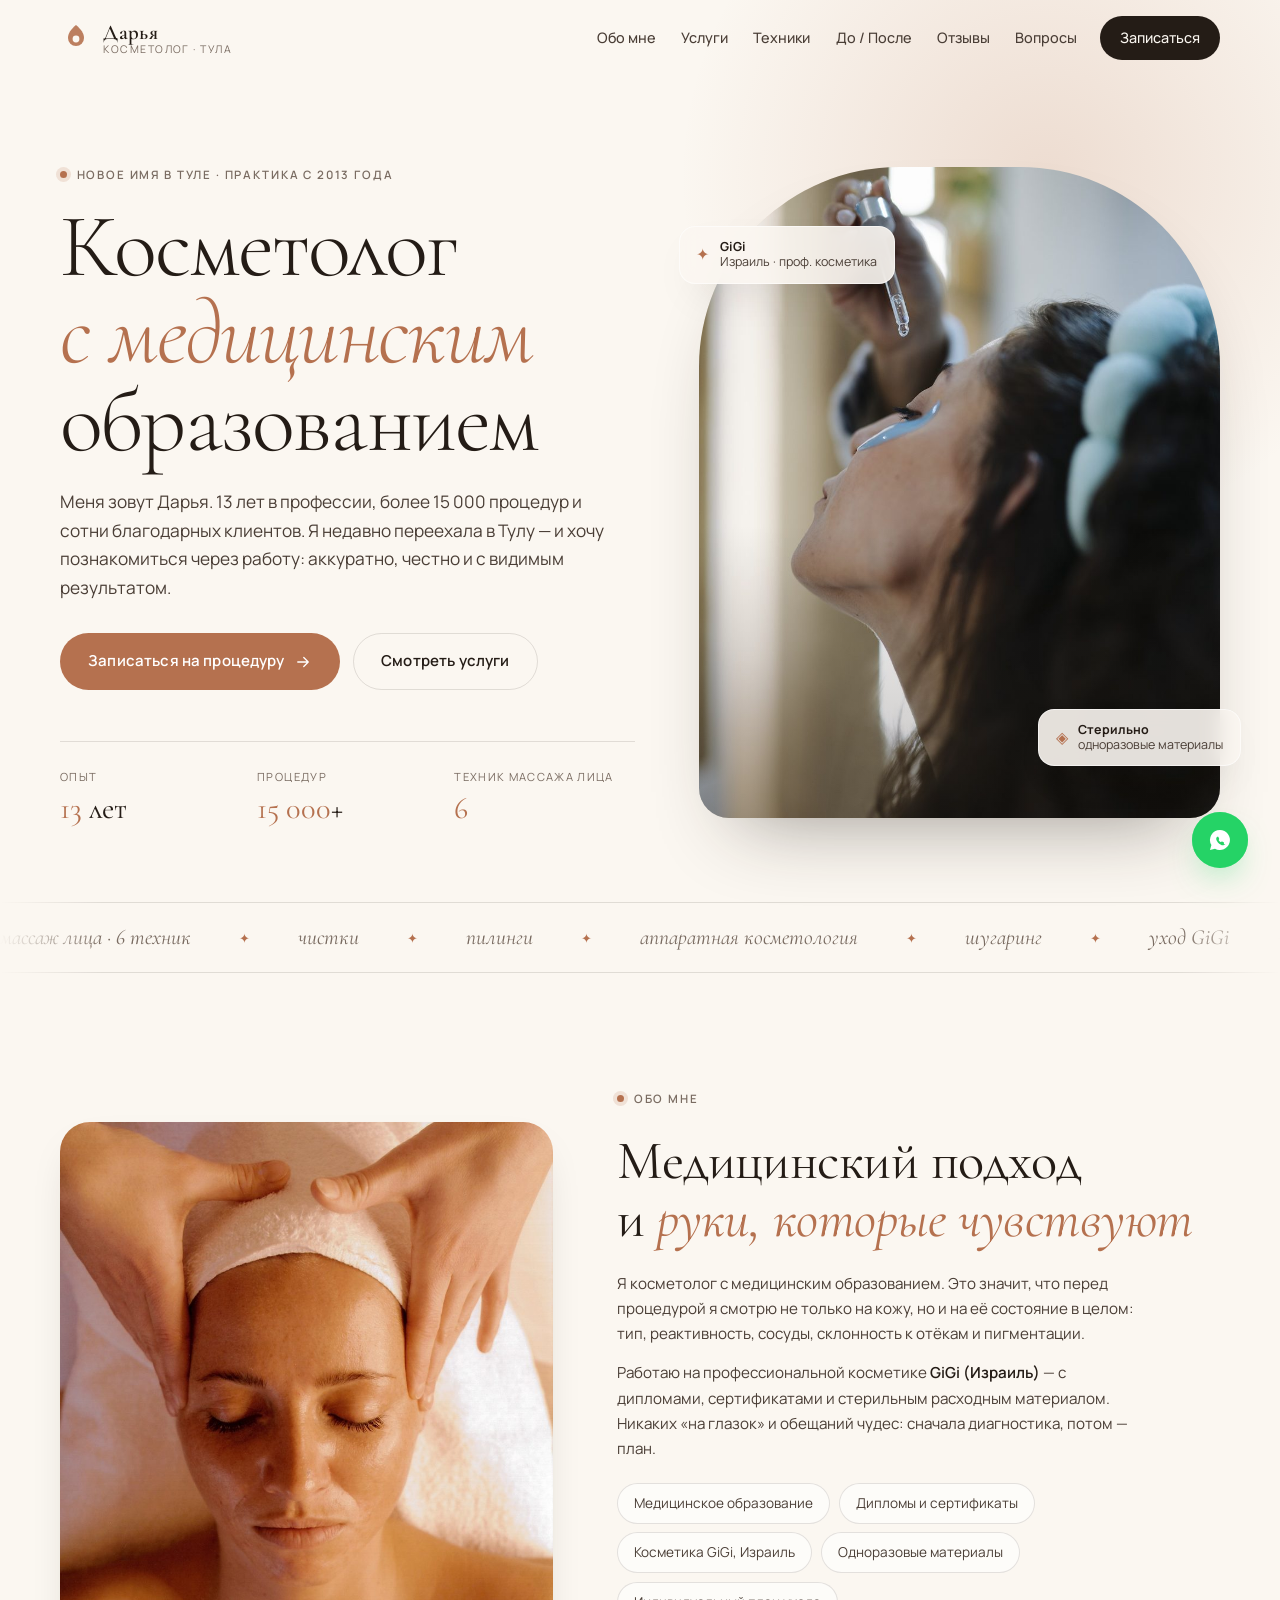
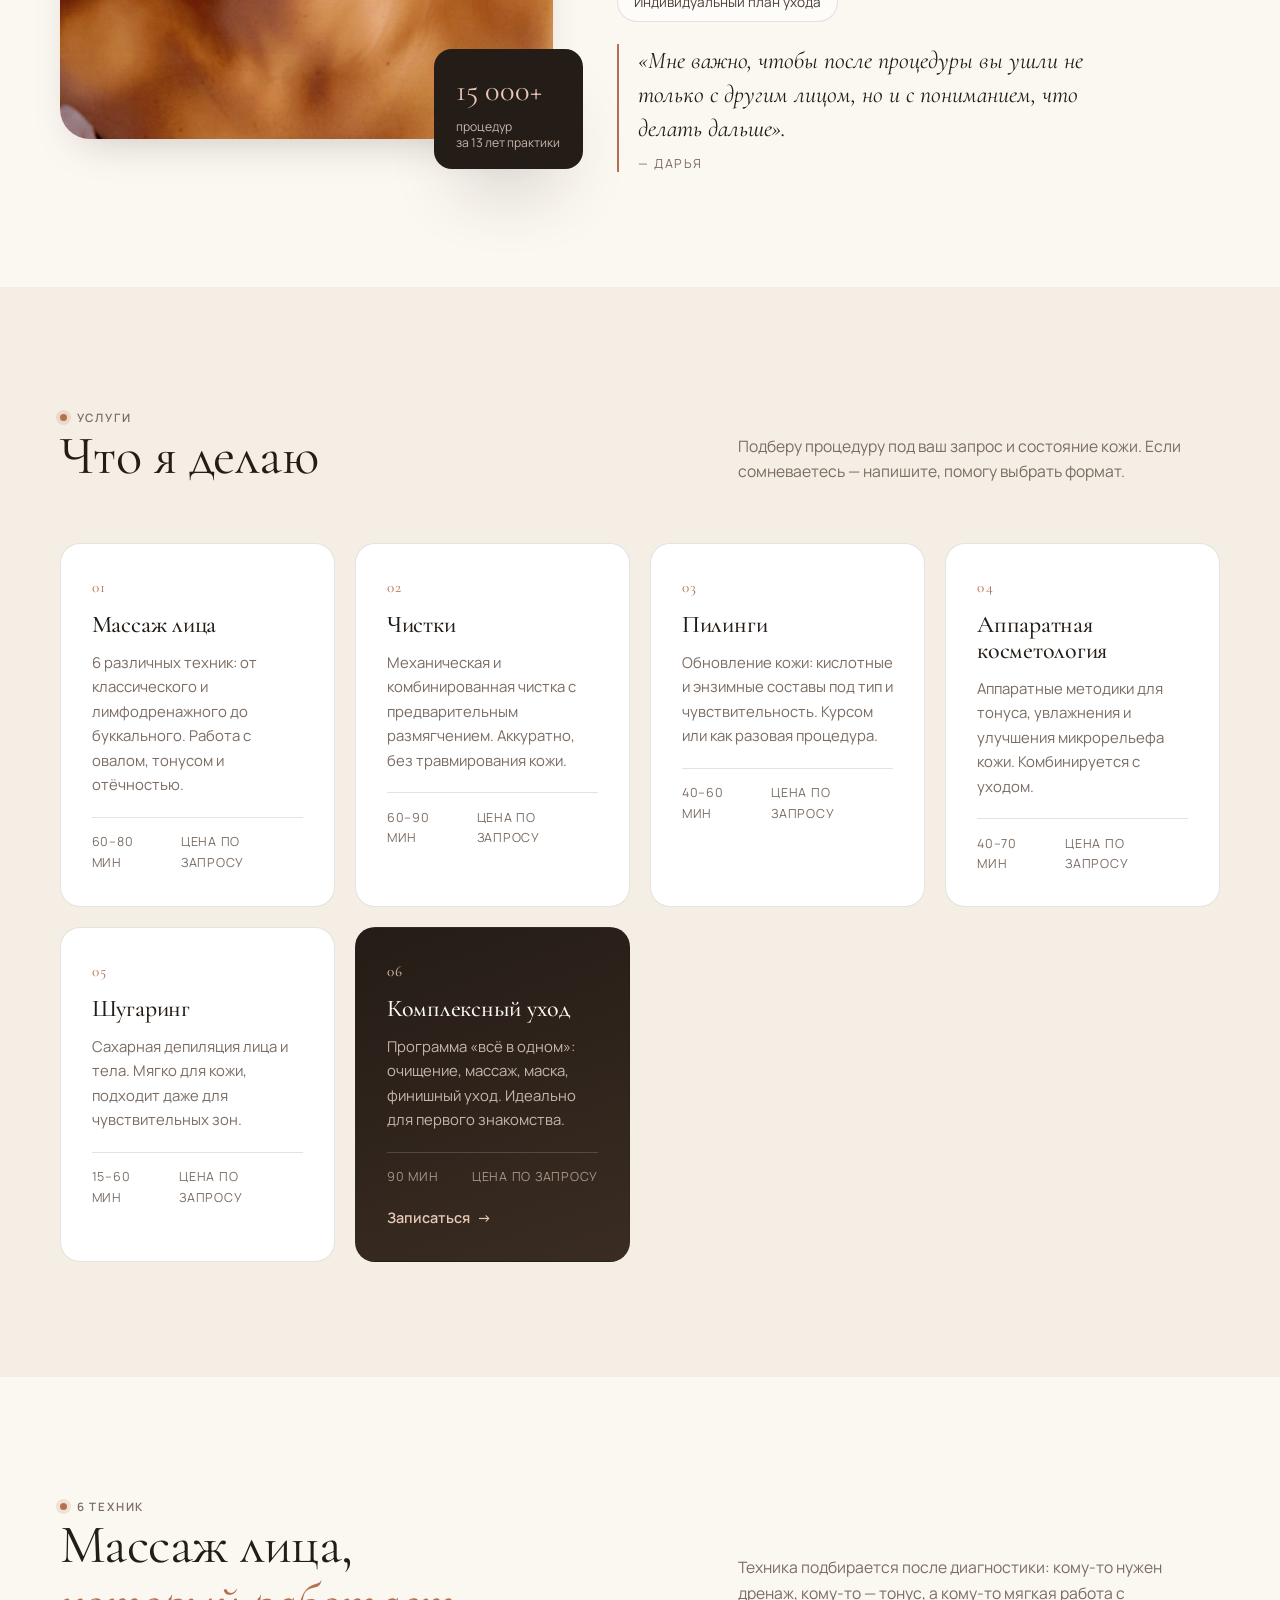
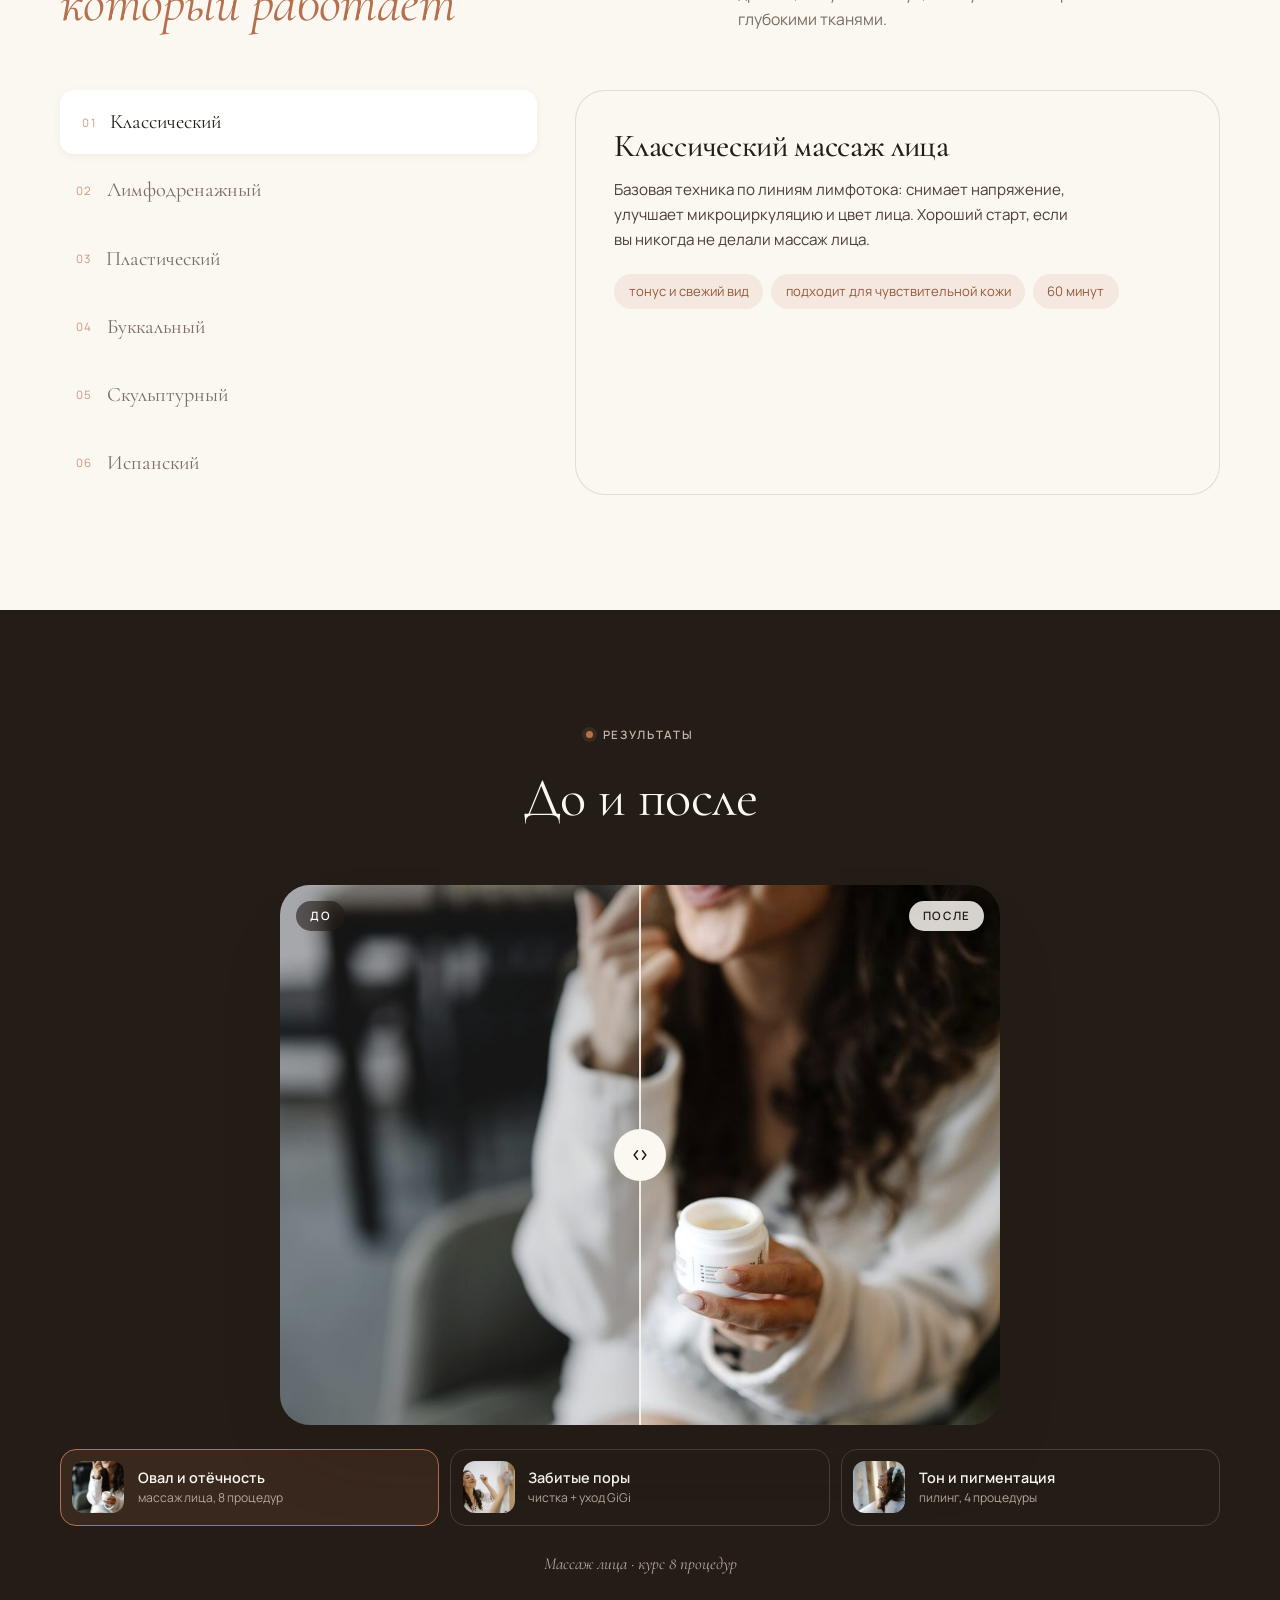
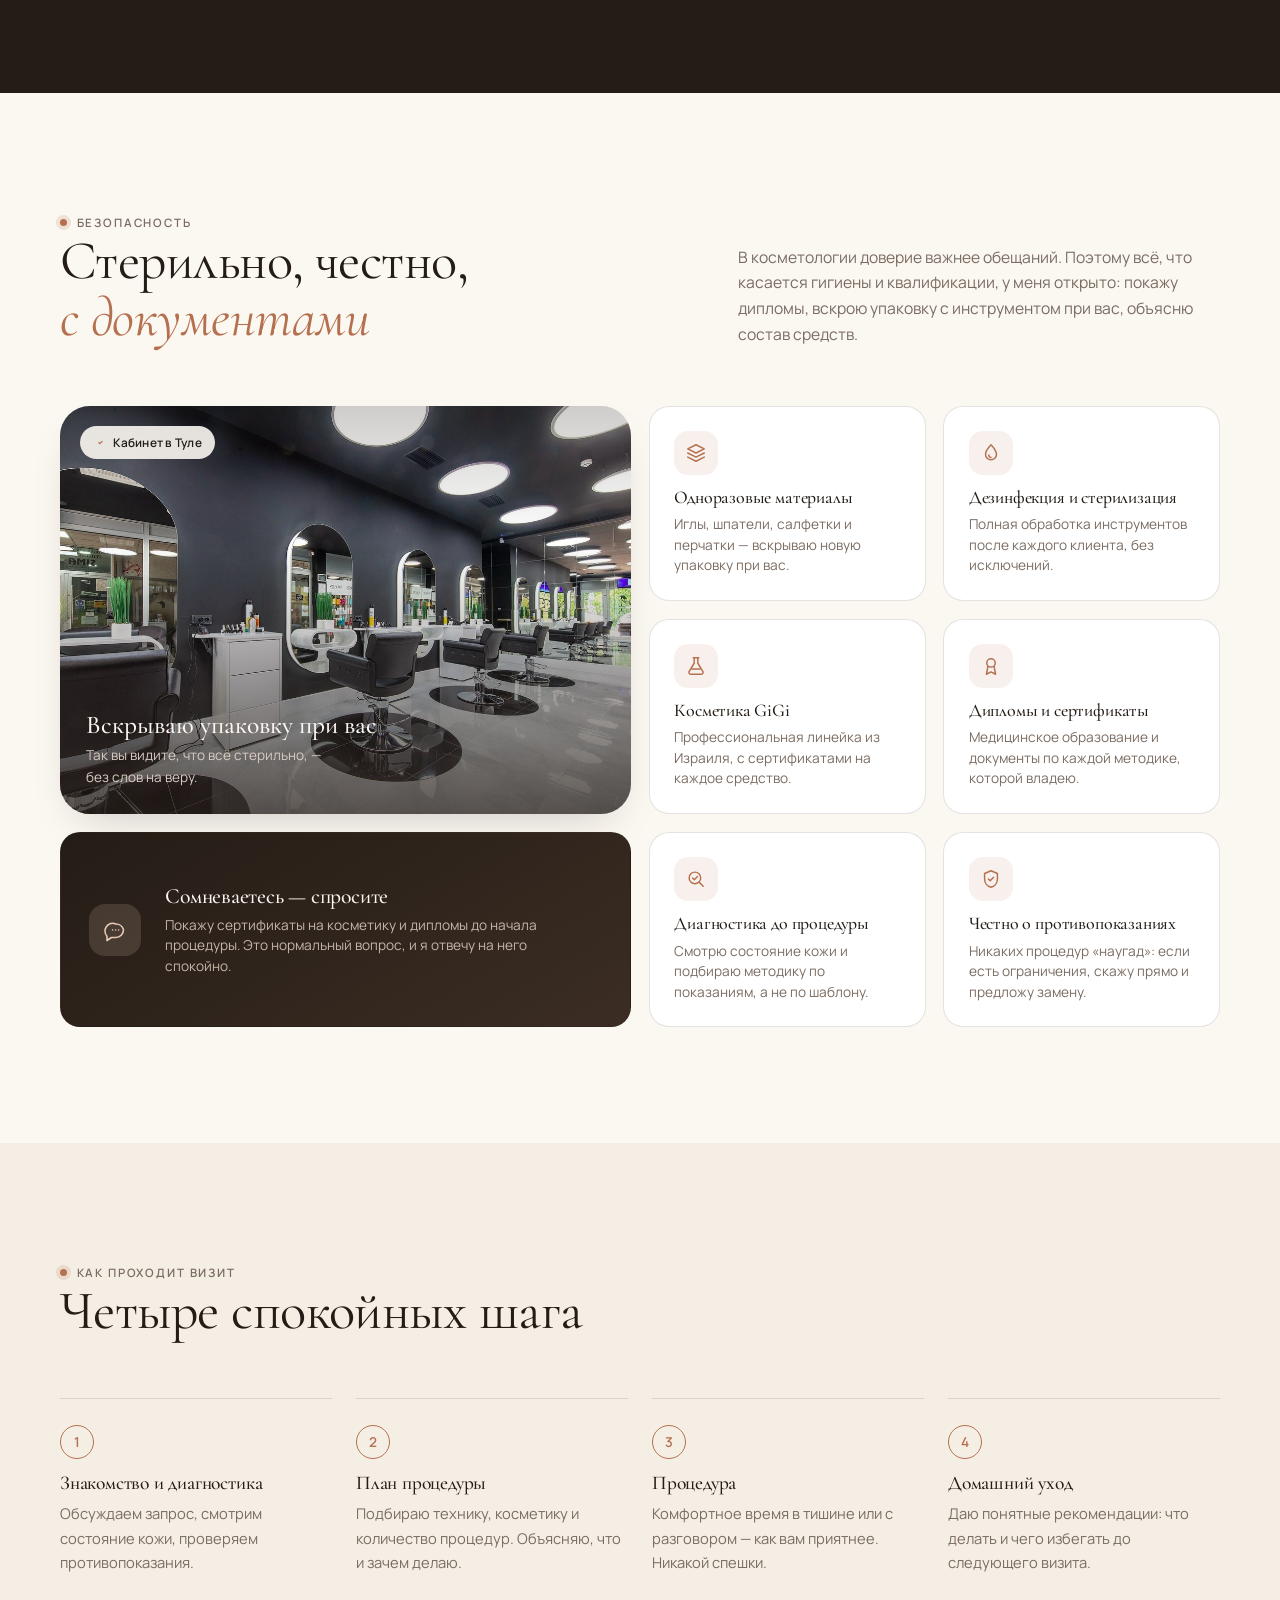
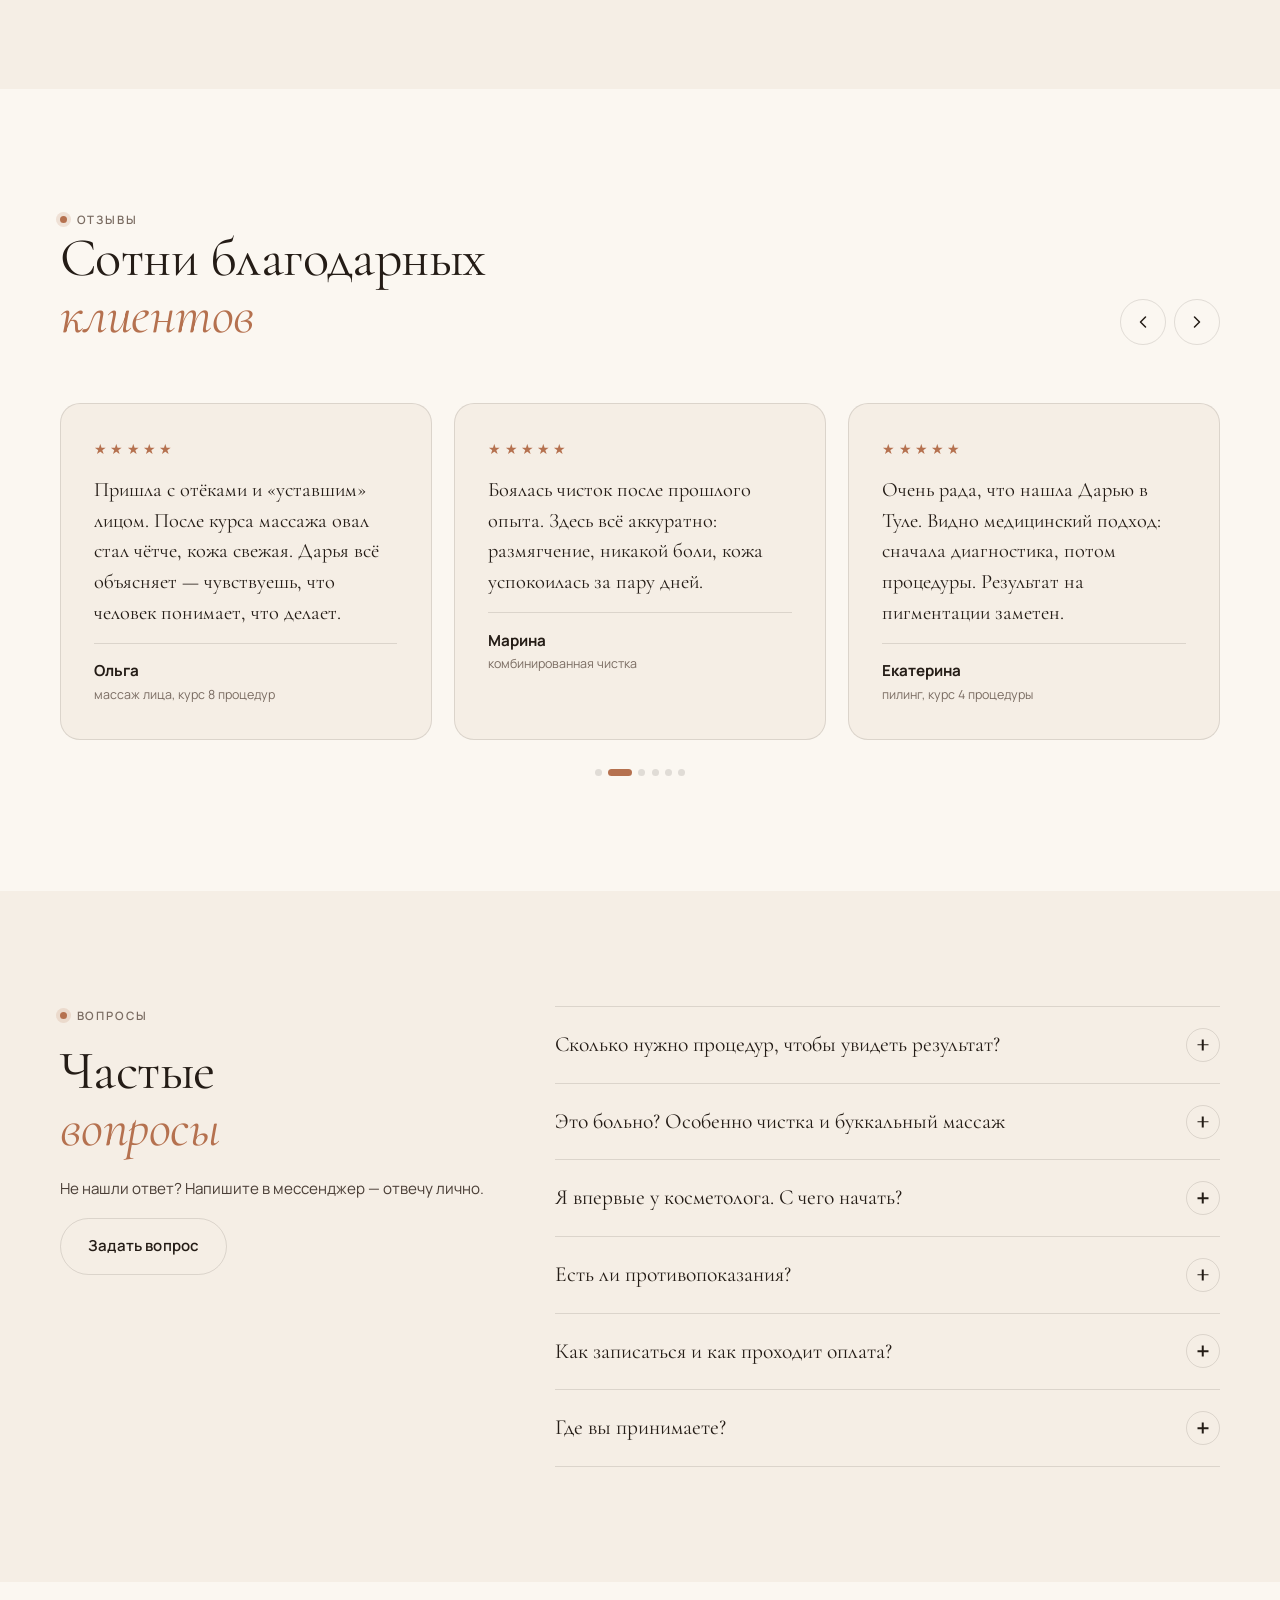
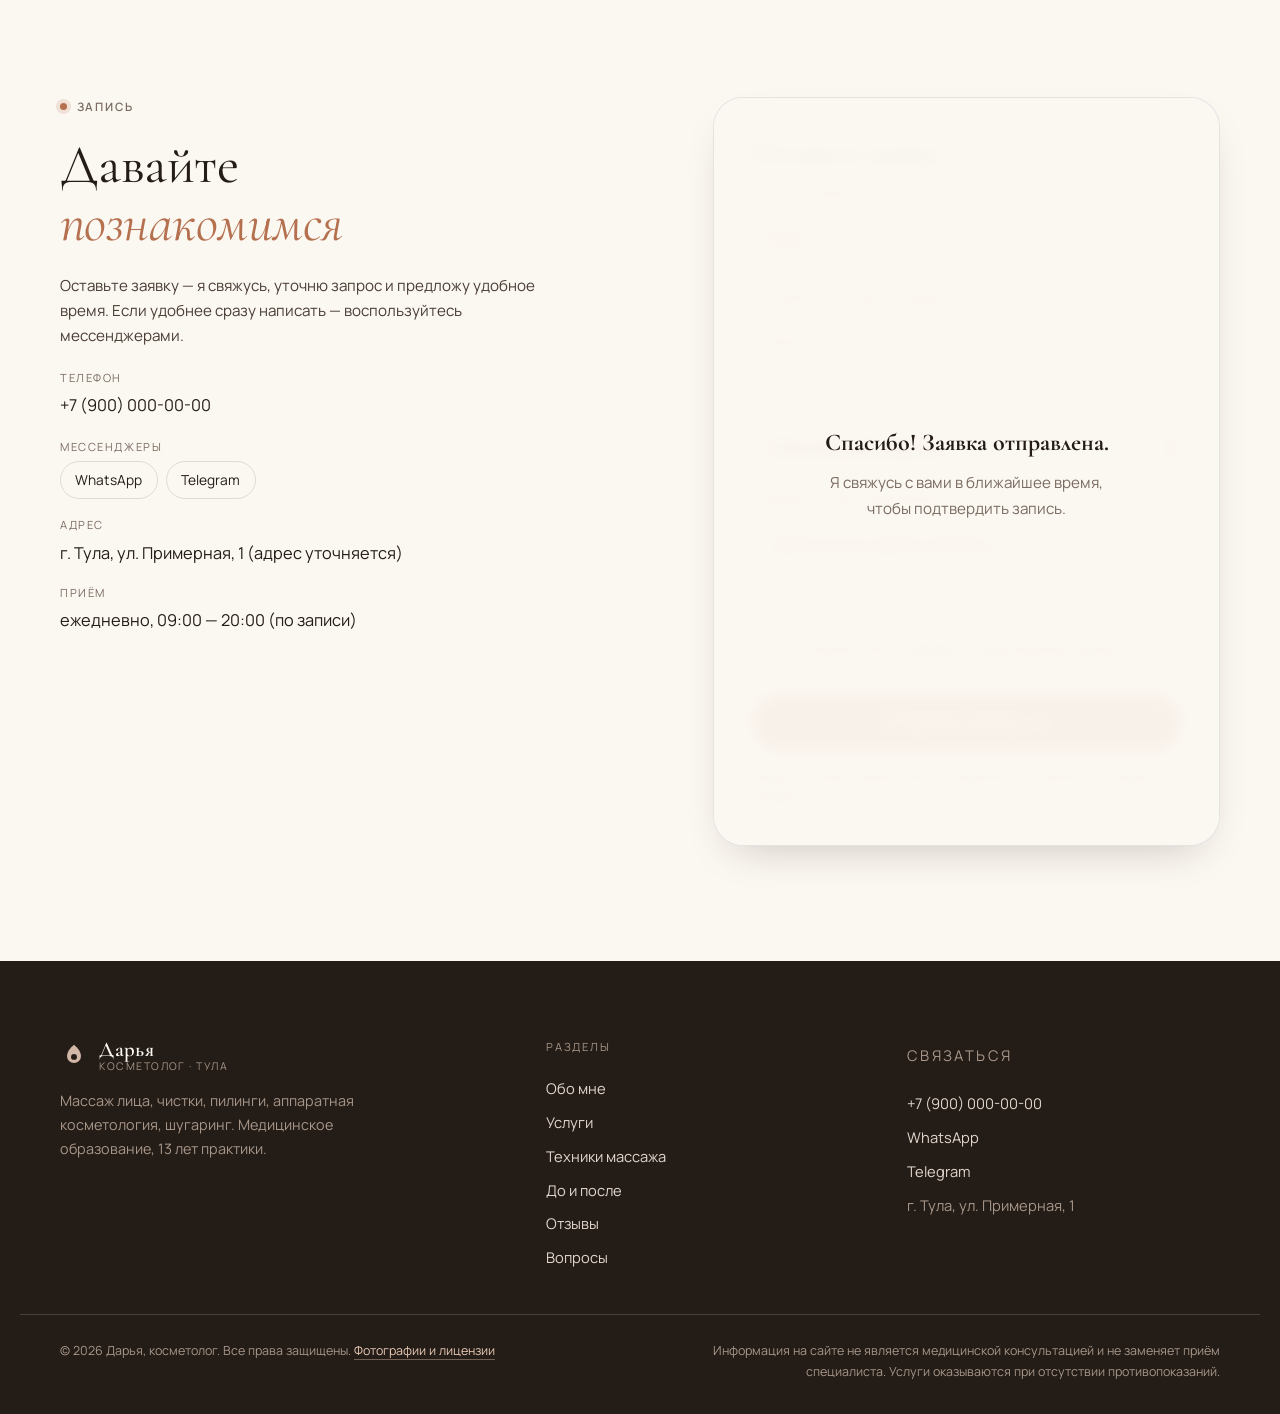
<file: index.html>
<!DOCTYPE html>
<html lang="ru">
<head>
<meta charset="UTF-8">
<meta name="viewport" content="width=device-width, initial-scale=1">
<title>Дарья — косметолог в Туле | Массаж лица, чистки, пилинги, аппаратная косметология</title>
<meta name="description" content="Косметолог с медицинским образованием. 13 лет практики, более 15 000 процедур. Массаж лица (6 техник), чистки, пилинги, аппаратная косметология, шугаринг. Профессиональная косметика GiGi (Израиль). Тула.">
<meta name="theme-color" content="#FBF7F1">
<meta property="og:type" content="website">
<meta property="og:title" content="Дарья — косметолог в Туле">
<meta property="og:description" content="13 лет в профессии, 15 000+ процедур. Массаж лица, чистки, пилинги, аппаратная косметология.">
<link rel="icon" href="assets/img/favicon.svg" type="image/svg+xml">
<link rel="preconnect" href="https://fonts.googleapis.com">
<link rel="preconnect" href="https://fonts.gstatic.com" crossorigin>
<link href="https://fonts.googleapis.com/css2?family=Cormorant+Garamond:ital,wght@0,300;0,400;0,500;0,600;1,300;1,400&family=Manrope:wght@300;400;500;600;700&display=swap" rel="stylesheet">
<link rel="stylesheet" href="css/style.css">
</head>
<body>
<a class="skip-link" href="#main">К содержанию</a>

<!-- ============================== HEADER ============================== -->
<header class="header" id="header">
  <div class="header__progress" aria-hidden="true"><span id="scrollProgress"></span></div>
  <div class="container header__inner">
    <a class="logo" href="index.html" aria-label="Дарья, косметолог — на главную">
      <span class="logo__mark" aria-hidden="true">
        <svg viewBox="0 0 32 32" width="32" height="32"><path d="M16 3c5 4.2 8 8.4 8 13a8 8 0 1 1-16 0c0-4.6 3-8.8 8-13Z" fill="currentColor" opacity=".9"/><circle cx="16" cy="17" r="3.4" fill="#FBF7F1"/></svg>
      </span>
      <span class="logo__text">
        <strong>Дарья</strong>
        <em>косметолог · Тула</em>
      </span>
    </a>

    <nav class="nav" id="nav" aria-label="Основная навигация">
      <a href="#about">Обо мне</a>
      <a href="#services">Услуги</a>
      <a href="#techniques">Техники</a>
      <a href="#results">До / После</a>
      <a href="#reviews">Отзывы</a>
      <a href="#faq">Вопросы</a>
      <a class="nav__cta" href="#booking">Записаться</a>
    </nav>

    <button class="burger" id="burger" type="button" aria-label="Открыть меню" aria-expanded="false" aria-controls="nav">
      <span></span><span></span><span></span>
    </button>
  </div>
</header>

<main id="main">

  <!-- ============================== HERO ============================== -->
  <section class="hero">
    <div class="hero__glow" aria-hidden="true"></div>
    <div class="container hero__inner">
      <div class="hero__content">
        <p class="eyebrow" data-reveal>
          <span class="eyebrow__dot"></span> Новое имя в Туле · практика с 2013 года
        </p>
        <h1 class="hero__title" data-reveal data-reveal-delay="60">
          Косметолог<br>
          <em>с медицинским</em><br>
          образованием
        </h1>
        <p class="hero__lead" data-reveal data-reveal-delay="120">
          Меня зовут Дарья. 13 лет в профессии, более 15 000 процедур и сотни благодарных клиентов.
          Я недавно переехала в Тулу — и хочу познакомиться через работу: аккуратно, честно и с видимым результатом.
        </p>
        <div class="hero__actions" data-reveal data-reveal-delay="180">
          <a class="btn btn--primary" href="#booking">
            Записаться на процедуру
            <svg viewBox="0 0 24 24" width="18" height="18" aria-hidden="true"><path d="M5 12h13m-5-6 6 6-6 6" fill="none" stroke="currentColor" stroke-width="1.7" stroke-linecap="round" stroke-linejoin="round"/></svg>
          </a>
          <a class="btn btn--ghost" href="#services">Смотреть услуги</a>
        </div>

        <dl class="hero__stats" data-reveal data-reveal-delay="240">
          <div class="stat">
            <dt>Опыт</dt>
            <dd><span class="stat__num" data-count="13">13</span> лет</dd>
          </div>
          <div class="stat">
            <dt>Процедур</dt>
            <dd><span class="stat__num" data-count="15000">15 000</span>+</dd>
          </div>
          <div class="stat">
            <dt>Техник массажа лица</dt>
            <dd><span class="stat__num" data-count="6">6</span></dd>
          </div>
        </dl>
      </div>

      <div class="hero__media" data-reveal data-reveal-delay="140">
        <div class="hero__photo">
          <img src="assets/img/avatar.jpg" alt="Портрет косметолога Дарьи" width="900" height="1125">
        </div>
        <div class="badge badge--top">
          <span class="badge__icon" aria-hidden="true">✦</span>
          <span><strong>GiGi</strong><br>Израиль · проф. косметика</span>
        </div>
        <div class="badge badge--bottom">
          <span class="badge__icon" aria-hidden="true">◈</span>
          <span><strong>Стерильно</strong><br>одноразовые материалы</span>
        </div>
      </div>
    </div>

    <div class="marquee" aria-hidden="true">
      <div class="marquee__track">
        <span>массаж лица · 6 техник</span><span>чистки</span><span>пилинги</span><span>аппаратная косметология</span><span>шугаринг</span><span>уход GiGi</span>
        <span>массаж лица · 6 техник</span><span>чистки</span><span>пилинги</span><span>аппаратная косметология</span><span>шугаринг</span><span>уход GiGi</span>
      </div>
    </div>
  </section>

  <!-- ============================== ABOUT ============================== -->
  <section class="section" id="about">
    <div class="container about">
      <div class="about__media" data-reveal>
        <img class="about__img" src="assets/img/about.jpg" alt="Дарья за работой" width="900" height="1125" loading="lazy">
        <div class="about__card">
          <span class="about__card-num">15 000+</span>
          <span class="about__card-text">процедур<br>за 13 лет практики</span>
        </div>
      </div>

      <div class="about__content">
        <p class="eyebrow" data-reveal><span class="eyebrow__dot"></span> Обо мне</p>
        <h2 class="section__title" data-reveal data-reveal-delay="60">
          Медицинский подход<br>и <em>руки, которые чувствуют</em>
        </h2>
        <div class="prose" data-reveal data-reveal-delay="120">
          <p>
            Я косметолог с медицинским образованием. Это значит, что перед процедурой я смотрю не только
            на кожу, но и на её состояние в целом: тип, реактивность, сосуды, склонность к отёкам и пигментации.
          </p>
          <p>
            Работаю на профессиональной косметике <strong>GiGi (Израиль)</strong> — с дипломами, сертификатами
            и стерильным расходным материалом. Никаких «на глазок» и обещаний чудес: сначала диагностика,
            потом — план.
          </p>
        </div>

        <ul class="chips" data-reveal data-reveal-delay="180">
          <li>Медицинское образование</li>
          <li>Дипломы и сертификаты</li>
          <li>Косметика GiGi, Израиль</li>
          <li>Одноразовые материалы</li>
          <li>Индивидуальный план ухода</li>
        </ul>

        <blockquote class="signature" data-reveal data-reveal-delay="220">
          «Мне важно, чтобы после процедуры вы ушли не только с другим лицом,
          но и с пониманием, что делать дальше».
          <cite>— Дарья</cite>
        </blockquote>
      </div>
    </div>
  </section>

  <!-- ============================== SERVICES ============================== -->
  <section class="section section--tint" id="services">
    <div class="container">
      <header class="section__head">
        <div>
          <p class="eyebrow" data-reveal><span class="eyebrow__dot"></span> Услуги</p>
          <h2 class="section__title" data-reveal data-reveal-delay="60">Что я делаю</h2>
        </div>
        <p class="section__note" data-reveal data-reveal-delay="120">
          Подберу процедуру под ваш запрос и состояние кожи. Если сомневаетесь — напишите,
          помогу выбрать формат.
        </p>
      </header>

      <div class="cards">
        <article class="card" data-reveal>
          <span class="card__index">01</span>
          <h3 class="card__title">Массаж лица</h3>
          <p class="card__text">6 различных техник: от классического и лимфодренажного до буккального. Работа с овалом, тонусом и отёчностью.</p>
          <p class="card__meta"><span>60–80 мин</span><span>цена по запросу</span></p>
        </article>

        <article class="card" data-reveal data-reveal-delay="60">
          <span class="card__index">02</span>
          <h3 class="card__title">Чистки</h3>
          <p class="card__text">Механическая и комбинированная чистка с предварительным размягчением. Аккуратно, без травмирования кожи.</p>
          <p class="card__meta"><span>60–90 мин</span><span>цена по запросу</span></p>
        </article>

        <article class="card" data-reveal data-reveal-delay="120">
          <span class="card__index">03</span>
          <h3 class="card__title">Пилинги</h3>
          <p class="card__text">Обновление кожи: кислотные и энзимные составы под тип и чувствительность. Курсом или как разовая процедура.</p>
          <p class="card__meta"><span>40–60 мин</span><span>цена по запросу</span></p>
        </article>

        <article class="card" data-reveal>
          <span class="card__index">04</span>
          <h3 class="card__title">Аппаратная косметология</h3>
          <p class="card__text">Аппаратные методики для тонуса, увлажнения и улучшения микрорельефа кожи. Комбинируется с уходом.</p>
          <p class="card__meta"><span>40–70 мин</span><span>цена по запросу</span></p>
        </article>

        <article class="card" data-reveal data-reveal-delay="60">
          <span class="card__index">05</span>
          <h3 class="card__title">Шугаринг</h3>
          <p class="card__text">Сахарная депиляция лица и тела. Мягко для кожи, подходит даже для чувствительных зон.</p>
          <p class="card__meta"><span>15–60 мин</span><span>цена по запросу</span></p>
        </article>

        <article class="card card--accent" data-reveal data-reveal-delay="120">
          <span class="card__index">06</span>
          <h3 class="card__title">Комплексный уход</h3>
          <p class="card__text">Программа «всё в одном»: очищение, массаж, маска, финишный уход. Идеально для первого знакомства.</p>
          <p class="card__meta"><span>90 мин</span><span>цена по запросу</span></p>
          <a class="card__link" href="#booking">Записаться <span aria-hidden="true">→</span></a>
        </article>
      </div>
    </div>
  </section>

  <!-- ============================== TECHNIQUES ============================== -->
  <section class="section" id="techniques">
    <div class="container">
      <header class="section__head">
        <div>
          <p class="eyebrow" data-reveal><span class="eyebrow__dot"></span> 6 техник</p>
          <h2 class="section__title" data-reveal data-reveal-delay="60">Массаж лица,<br><em>который работает</em></h2>
        </div>
        <p class="section__note" data-reveal data-reveal-delay="120">
          Техника подбирается после диагностики: кому-то нужен дренаж, кому-то — тонус,
          а кому-то мягкая работа с глубокими тканями.
        </p>
      </header>

      <div class="techniques" data-tabs>
        <ol class="techniques__list" role="tablist" aria-orientation="vertical" aria-label="Техники массажа лица">
          <li role="presentation"><button class="tech-tab is-active" role="tab" aria-selected="true" aria-controls="tech-1" id="tab-1" type="button"><span>01</span> Классический</button></li>
          <li role="presentation"><button class="tech-tab" role="tab" aria-selected="false" aria-controls="tech-2" id="tab-2" type="button"><span>02</span> Лимфодренажный</button></li>
          <li role="presentation"><button class="tech-tab" role="tab" aria-selected="false" aria-controls="tech-3" id="tab-3" type="button"><span>03</span> Пластический</button></li>
          <li role="presentation"><button class="tech-tab" role="tab" aria-selected="false" aria-controls="tech-4" id="tab-4" type="button"><span>04</span> Буккальный</button></li>
          <li role="presentation"><button class="tech-tab" role="tab" aria-selected="false" aria-controls="tech-5" id="tab-5" type="button"><span>05</span> Скульптурный</button></li>
          <li role="presentation"><button class="tech-tab" role="tab" aria-selected="false" aria-controls="tech-6" id="tab-6" type="button"><span>06</span> Испанский</button></li>
        </ol>

        <div class="techniques__panels">
          <div class="tech-panel is-active" id="tech-1" role="tabpanel" aria-labelledby="tab-1">
            <h3>Классический массаж лица</h3>
            <p>Базовая техника по линиям лимфотока: снимает напряжение, улучшает микроциркуляцию и цвет лица. Хороший старт, если вы никогда не делали массаж лица.</p>
            <ul class="tech-panel__list"><li>тонус и свежий вид</li><li>подходит для чувствительной кожи</li><li>60 минут</li></ul>
          </div>
          <div class="tech-panel" id="tech-2" role="tabpanel" aria-labelledby="tab-2" hidden>
            <h3>Лимфодренажный массаж</h3>
            <p>Работа с отёчностью и застоем: мягкие дренажные движения, которые «собирают» лишнюю жидкость и убирают пастозность. Часто выбирают утром перед событиями.</p>
            <ul class="tech-panel__list"><li>против отёков и «тяжёлого» лица</li><li>виден эффект сразу</li><li>60 минут</li></ul>
          </div>
          <div class="tech-panel" id="tech-3" role="tabpanel" aria-labelledby="tab-3" hidden>
            <h3>Пластический массаж</h3>
            <p>Более интенсивная проработка мышц лица: возвращает тонус, помогает работе мимических мышц, визуально подтягивает контур.</p>
            <ul class="tech-panel__list"><li>работа с овалом лица</li><li>курсом 8–10 процедур</li><li>70 минут</li></ul>
          </div>
          <div class="tech-panel" id="tech-4" role="tabpanel" aria-labelledby="tab-4" hidden>
            <h3>Буккальный массаж</h3>
            <p>Внутриротовая техника: проработка мышц изнутри. Заметно улучшает объём и контур щёк, работает с зажимами, которые снаружи не достать.</p>
            <ul class="tech-panel__list"><li>для выраженного лифтинг-эффекта</li><li>курс 6–10 процедур</li><li>80 минут</li></ul>
          </div>
          <div class="tech-panel" id="tech-5" role="tabpanel" aria-labelledby="tab-5" hidden>
            <h3>Скульптурный массаж</h3>
            <p>Моделирующая техника, которая формирует чёткие линии скул и челюсти. Сочетается с уходом и аппаратными процедурами.</p>
            <ul class="tech-panel__list"><li>выразительный контур</li><li>комбинируется с чисткой</li><li>70 минут</li></ul>
          </div>
          <div class="tech-panel" id="tech-6" role="tabpanel" aria-labelledby="tab-6" hidden>
            <h3>Испанский массаж</h3>
            <p>Комплексная техника с глубоким воздействием на мышцы, фасции и кожу. Самый «результативный» формат, если нужен заметный эффект.</p>
            <ul class="tech-panel__list"><li>глубокий лифтинг</li><li>индивидуальный подбор интенсивности</li><li>80 минут</li></ul>
          </div>
        </div>
      </div>
    </div>
  </section>

  <!-- ============================== BEFORE / AFTER ============================== -->
  <section class="section section--dark" id="results">
    <div class="container">
      <header class="section__head section__head--center">
        <p class="eyebrow eyebrow--light" data-reveal><span class="eyebrow__dot"></span> Результаты</p>
        <h2 class="section__title" data-reveal data-reveal-delay="60">До и после</h2>
      </header>

      <div class="compare-block" data-reveal data-reveal-delay="160">
        <div class="compare" data-compare data-before="assets/img/before-1.jpg" data-after="assets/img/after-1.jpg">
          <div class="compare__layer compare__layer--after">
            <img src="assets/img/after-1.jpg" alt="Результат после процедуры" data-compare-img="after" width="900" height="675" loading="lazy">
          </div>
          <div class="compare__layer compare__layer--before">
            <img src="assets/img/before-1.jpg" alt="Состояние кожи до процедуры" data-compare-img="before" width="900" height="675" loading="lazy">
          </div>
          <span class="compare__tag compare__tag--before">До</span>
          <span class="compare__tag compare__tag--after">После</span>
          <div class="compare__handle" data-compare-handle aria-hidden="true">
            <span class="compare__knob">
              <svg viewBox="0 0 24 24" width="20" height="20"><path d="M9 7 5 12l4 5m6-10 4 5-4 5" fill="none" stroke="currentColor" stroke-width="1.8" stroke-linecap="round" stroke-linejoin="round"/></svg>
            </span>
          </div>
          <input class="compare__range" type="range" min="0" max="100" value="50" step="0.1" aria-label="Сравнение фото до и после">
        </div>

        <div class="compare__cases" role="group" aria-label="Выбор примера">
          <button class="case is-active" type="button" data-case data-before="assets/img/before-1.jpg" data-after="assets/img/after-1.jpg" data-caption="Массаж лица · курс 8 процедур">
            <span class="case__thumb"><img src="assets/img/after-1.jpg" alt="" width="80" height="60" loading="lazy"></span>
            <span class="case__text"><strong>Овал и отёчность</strong><em>массаж лица, 8 процедур</em></span>
          </button>
          <button class="case" type="button" data-case data-before="assets/img/before-2.jpg" data-after="assets/img/after-2.jpg" data-caption="Комбинированная чистка + уход GiGi">
            <span class="case__thumb"><img src="assets/img/after-2.jpg" alt="" width="80" height="60" loading="lazy"></span>
            <span class="case__text"><strong>Забитые поры</strong><em>чистка + уход GiGi</em></span>
          </button>
          <button class="case" type="button" data-case data-before="assets/img/before-3.jpg" data-after="assets/img/after-3.jpg" data-caption="Пилинг · курс 4 процедуры">
            <span class="case__thumb"><img src="assets/img/after-3.jpg" alt="" width="80" height="60" loading="lazy"></span>
            <span class="case__text"><strong>Тон и пигментация</strong><em>пилинг, 4 процедуры</em></span>
          </button>
        </div>
        <p class="compare__caption" data-compare-caption>Массаж лица · курс 8 процедур</p>
      </div>
    </div>
  </section>

  <!-- ============================== SAFETY ============================== -->
  <section class="section" id="safety">
    <div class="container">
      <header class="section__head">
        <div>
          <p class="eyebrow" data-reveal><span class="eyebrow__dot"></span> Безопасность</p>
          <h2 class="section__title" data-reveal data-reveal-delay="60">Стерильно, честно,<br><em>с документами</em></h2>
        </div>
        <p class="section__note" data-reveal data-reveal-delay="120">
          В косметологии доверие важнее обещаний. Поэтому всё, что касается гигиены и квалификации,
          у меня открыто: покажу дипломы, вскрою упаковку с инструментом при вас, объясню состав средств.
        </p>
      </header>

      <ul class="trust">
        <li class="trust__media" data-reveal>
          <img src="assets/img/cabinet.jpg" alt="Кабинет для процедур" width="1200" height="800" loading="lazy">
          <span class="trust__chip">
            <svg viewBox="0 0 24 24" width="13" height="13" aria-hidden="true"><path d="m9 12 2 2 4-4" fill="none" stroke="currentColor" stroke-width="2.2" stroke-linecap="round" stroke-linejoin="round"/></svg>
            Кабинет в Туле
          </span>
          <div class="trust__caption">
            <strong>Вскрываю упаковку при вас</strong>
            <span>Так вы видите, что всё стерильно, — без слов на веру.</span>
          </div>
        </li>

        <li class="trust-card" data-reveal data-reveal-delay="60">
          <span class="trust-card__icon" aria-hidden="true">
            <svg viewBox="0 0 24 24" width="22" height="22" fill="none" stroke="currentColor" stroke-width="1.6" stroke-linecap="round" stroke-linejoin="round"><path d="M12 3 3 7.5l9 4.5 9-4.5L12 3Z"/><path d="m3 12 9 4.5 9-4.5"/><path d="m3 16.5 9 4.5 9-4.5"/></svg>
          </span>
          <div class="trust-card__text">
            <h3>Одноразовые материалы</h3>
            <p>Иглы, шпатели, салфетки и перчатки — вскрываю новую упаковку при вас.</p>
          </div>
        </li>

        <li class="trust-card" data-reveal data-reveal-delay="90">
          <span class="trust-card__icon" aria-hidden="true">
            <svg viewBox="0 0 24 24" width="22" height="22" fill="none" stroke="currentColor" stroke-width="1.6" stroke-linecap="round" stroke-linejoin="round"><path d="M12 3s6 6.4 6 10.4a6 6 0 0 1-12 0C6 9.4 12 3 12 3Z"/><path d="M9.6 14.2a2.6 2.6 0 0 0 2.4 2.6"/></svg>
          </span>
          <div class="trust-card__text">
            <h3>Дезинфекция и стерилизация</h3>
            <p>Полная обработка инструментов после каждого клиента, без исключений.</p>
          </div>
        </li>

        <li class="trust-card" data-reveal data-reveal-delay="120">
          <span class="trust-card__icon" aria-hidden="true">
            <svg viewBox="0 0 24 24" width="22" height="22" fill="none" stroke="currentColor" stroke-width="1.6" stroke-linecap="round" stroke-linejoin="round"><path d="M9 3h6"/><path d="M10 3v6l-5.2 8.6A2 2 0 0 0 6.5 21h11a2 2 0 0 0 1.7-3.4L14 9V3"/><path d="M7.4 15.2h9.2"/></svg>
          </span>
          <div class="trust-card__text">
            <h3>Косметика GiGi</h3>
            <p>Профессиональная линейка из Израиля, с сертификатами на каждое средство.</p>
          </div>
        </li>

        <li class="trust-card" data-reveal data-reveal-delay="150">
          <span class="trust-card__icon" aria-hidden="true">
            <svg viewBox="0 0 24 24" width="22" height="22" fill="none" stroke="currentColor" stroke-width="1.6" stroke-linecap="round" stroke-linejoin="round"><circle cx="12" cy="8.6" r="4.6"/><path d="M8.6 12.6 7 21l5-2.6L17 21l-1.6-8.4"/></svg>
          </span>
          <div class="trust-card__text">
            <h3>Дипломы и сертификаты</h3>
            <p>Медицинское образование и документы по каждой методике, которой владею.</p>
          </div>
        </li>

        <li class="trust-card" data-reveal data-reveal-delay="180">
          <span class="trust-card__icon" aria-hidden="true">
            <svg viewBox="0 0 24 24" width="22" height="22" fill="none" stroke="currentColor" stroke-width="1.6" stroke-linecap="round" stroke-linejoin="round"><circle cx="10.8" cy="10.8" r="6.3"/><path d="m15.4 15.4 4.4 4.4"/><path d="m8.3 10.9 1.9 1.9 3.4-3.5"/></svg>
          </span>
          <div class="trust-card__text">
            <h3>Диагностика до процедуры</h3>
            <p>Смотрю состояние кожи и подбираю методику по показаниям, а не по шаблону.</p>
          </div>
        </li>

        <li class="trust-card" data-reveal data-reveal-delay="210">
          <span class="trust-card__icon" aria-hidden="true">
            <svg viewBox="0 0 24 24" width="22" height="22" fill="none" stroke="currentColor" stroke-width="1.6" stroke-linecap="round" stroke-linejoin="round"><path d="M12 3l7 3v6c0 4.4-3 8.1-7 9-4-.9-7-4.6-7-9V6l7-3Z"/><path d="m9.2 12.1 1.9 1.9 3.7-3.8"/></svg>
          </span>
          <div class="trust-card__text">
            <h3>Честно о противопоказаниях</h3>
            <p>Никаких процедур «наугад»: если есть ограничения, скажу прямо и предложу замену.</p>
          </div>
        </li>

        <li class="trust-card trust-card--wide" data-reveal data-reveal-delay="240">
          <span class="trust-card__icon" aria-hidden="true">
            <svg viewBox="0 0 24 24" width="24" height="24" fill="none" stroke="currentColor" stroke-width="1.6" stroke-linecap="round" stroke-linejoin="round"><path d="M20.5 11.8a7.7 7.7 0 0 1-7.7 7.7H8.4L4 22.5v-4.3a7.7 7.7 0 0 1 8.8-12.2 7.7 7.7 0 0 1 7.7 5.8Z"/><path d="M9.6 12h.01M12.6 12h.01M15.6 12h.01"/></svg>
          </span>
          <div class="trust-card__text">
            <h3>Сомневаетесь — спросите</h3>
            <p>Покажу сертификаты на косметику и дипломы до начала процедуры. Это нормальный вопрос, и я отвечу на него спокойно.</p>
          </div>
        </li>
      </ul>
    </div>
  </section>

  <!-- ============================== PROCESS ============================== -->
  <section class="section section--tint" id="process">
    <div class="container">
      <header class="section__head">
        <div>
          <p class="eyebrow" data-reveal><span class="eyebrow__dot"></span> Как проходит визит</p>
          <h2 class="section__title" data-reveal data-reveal-delay="60">Четыре спокойных шага</h2>
        </div>
      </header>
      <ol class="steps">
        <li class="step" data-reveal><span class="step__num">1</span><h3>Знакомство и диагностика</h3><p>Обсуждаем запрос, смотрим состояние кожи, проверяем противопоказания.</p></li>
        <li class="step" data-reveal data-reveal-delay="60"><span class="step__num">2</span><h3>План процедуры</h3><p>Подбираю технику, косметику и количество процедур. Объясняю, что и зачем делаю.</p></li>
        <li class="step" data-reveal data-reveal-delay="120"><span class="step__num">3</span><h3>Процедура</h3><p>Комфортное время в тишине или с разговором — как вам приятнее. Никакой спешки.</p></li>
        <li class="step" data-reveal data-reveal-delay="180"><span class="step__num">4</span><h3>Домашний уход</h3><p>Даю понятные рекомендации: что делать и чего избегать до следующего визита.</p></li>
      </ol>
    </div>
  </section>

  <!-- ============================== REVIEWS ============================== -->
  <section class="section" id="reviews">
    <div class="container">
      <header class="section__head">
        <div>
          <p class="eyebrow" data-reveal><span class="eyebrow__dot"></span> Отзывы</p>
          <h2 class="section__title" data-reveal data-reveal-delay="60">Сотни благодарных<br><em>клиентов</em></h2>
        </div>
        <div class="carousel-nav" data-reveal data-reveal-delay="120">
          <button class="carousel-btn" type="button" data-carousel-prev aria-label="Предыдущий отзыв">
            <svg viewBox="0 0 24 24" width="20" height="20"><path d="M15 6l-6 6 6 6" fill="none" stroke="currentColor" stroke-width="1.8" stroke-linecap="round" stroke-linejoin="round"/></svg>
          </button>
          <button class="carousel-btn" type="button" data-carousel-next aria-label="Следующий отзыв">
            <svg viewBox="0 0 24 24" width="20" height="20"><path d="M9 6l6 6-6 6" fill="none" stroke="currentColor" stroke-width="1.8" stroke-linecap="round" stroke-linejoin="round"/></svg>
          </button>
        </div>
      </header>

      <div class="carousel" data-carousel data-reveal data-reveal-delay="160">
        <div class="carousel__track" data-carousel-track>
          <figure class="review">
            <div class="review__stars" aria-label="Оценка 5 из 5">★★★★★</div>
            <blockquote>Пришла с отёками и «уставшим» лицом. После курса массажа овал стал чётче, кожа свежая. Дарья всё объясняет — чувствуешь, что человек понимает, что делает.</blockquote>
            <figcaption><strong>Ольга</strong><span>массаж лица, курс 8 процедур</span></figcaption>
          </figure>
          <figure class="review">
            <div class="review__stars" aria-label="Оценка 5 из 5">★★★★★</div>
            <blockquote>Боялась чисток после прошлого опыта. Здесь всё аккуратно: размягчение, никакой боли, кожа успокоилась за пару дней.</blockquote>
            <figcaption><strong>Марина</strong><span>комбинированная чистка</span></figcaption>
          </figure>
          <figure class="review">
            <div class="review__stars" aria-label="Оценка 5 из 5">★★★★★</div>
            <blockquote>Очень рада, что нашла Дарью в Туле. Видно медицинский подход: сначала диагностика, потом процедуры. Результат на пигментации заметен.</blockquote>
            <figcaption><strong>Екатерина</strong><span>пилинг, курс 4 процедуры</span></figcaption>
          </figure>
          <figure class="review">
            <div class="review__stars" aria-label="Оценка 5 из 5">★★★★★</div>
            <blockquote>Шугаринг делаю давно, но так комфортно — впервые. И отдельное спасибо за рекомендации по домашнему уходу, они реально работают.</blockquote>
            <figcaption><strong>Анна</strong><span>шугаринг + уход</span></figcaption>
          </figure>
          <figure class="review">
            <div class="review__stars" aria-label="Оценка 5 из 5">★★★★★</div>
            <blockquote>Дарья — специалист, который не навязывает лишние процедуры. Сказала, что мне сейчас не нужно, и предложила более простой вариант. Это дорогого стоит.</blockquote>
            <figcaption><strong>Ирина</strong><span>консультация + уход</span></figcaption>
          </figure>
          <figure class="review">
            <div class="review__stars" aria-label="Оценка 5 из 5">★★★★★</div>
            <blockquote>Хожу на буккальный массаж, эффект по контуру заметила к четвёртой процедуре. И замечательно, что всё стерильно: упаковки вскрывают при тебе.</blockquote>
            <figcaption><strong>Светлана</strong><span>буккальный массаж, курс</span></figcaption>
          </figure>
        </div>
        <div class="carousel__dots" data-carousel-dots role="tablist" aria-label="Навигация по отзывам"></div>
      </div>
    </div>
  </section>

  <!-- ============================== FAQ ============================== -->
  <section class="section section--tint" id="faq">
    <div class="container faq">
      <div class="faq__aside">
        <p class="eyebrow" data-reveal><span class="eyebrow__dot"></span> Вопросы</p>
        <h2 class="section__title" data-reveal data-reveal-delay="60">Частые<br><em>вопросы</em></h2>
        <p class="prose" data-reveal data-reveal-delay="100">Не нашли ответ? Напишите в мессенджер — отвечу лично.</p>
        <a class="btn btn--ghost" href="#booking" data-reveal data-reveal-delay="140">Задать вопрос</a>
      </div>

      <div class="accordion" data-accordion data-reveal data-reveal-delay="120">
        <div class="acc">
          <button class="acc__head" type="button" aria-expanded="false">Сколько нужно процедур, чтобы увидеть результат?<span class="acc__icon" aria-hidden="true"></span></button>
          <div class="acc__body"><p>Зависит от запроса. Лимфодренажный эффект виден сразу, работа с овалом и тонусом — обычно курс 6–10 процедур с частотой 1–2 раза в неделю. На консультации скажу точнее.</p></div>
        </div>
        <div class="acc">
          <button class="acc__head" type="button" aria-expanded="false">Это больно? Особенно чистка и буккальный массаж<span class="acc__icon" aria-hidden="true"></span></button>
          <div class="acc__body"><p>Чистка проходит с предварительным размягчением — это терпимо и комфортно. Буккальный массаж ощущается как глубокая проработка, но не как боль: интенсивность я подстраиваю под вас.</p></div>
        </div>
        <div class="acc">
          <button class="acc__head" type="button" aria-expanded="false">Я впервые у косметолога. С чего начать?<span class="acc__icon" aria-hidden="true"></span></button>
          <div class="acc__body"><p>С комплексного ухода GiGi: очищение, массаж, маска, финишный уход. Так вы познакомитесь с процедурой, а я увижу реакцию вашей кожи и предложу план дальше.</p></div>
        </div>
        <div class="acc">
          <button class="acc__head" type="button" aria-expanded="false">Есть ли противопоказания?<span class="acc__icon" aria-hidden="true"></span></button>
          <div class="acc__body"><p>Да, и я всегда о них спрашиваю: острые воспаления, герпес в активной фазе, онкология, проблемы со свёртываемостью, беременность по отдельным методикам. Если есть сомнения — обсудим и подберём безопасный вариант или перенесём процедуру.</p></div>
        </div>
        <div class="acc">
          <button class="acc__head" type="button" aria-expanded="false">Как записаться и как проходит оплата?<span class="acc__icon" aria-hidden="true"></span></button>
          <div class="acc__body"><p>Оставьте заявку в форме ниже или напишите в WhatsApp/Telegram. Я подтверждаю время и адрес, оплата — на месте после процедуры.</p></div>
        </div>
        <div class="acc">
          <button class="acc__head" type="button" aria-expanded="false">Где вы принимаете?<span class="acc__icon" aria-hidden="true"></span></button>
          <div class="acc__body"><p>Тула, адрес кабинета пришлю при подтверждении записи. Здесь будет точный адрес и карта — уточните, пожалуйста, и я подставлю.</p></div>
        </div>
      </div>
    </div>
  </section>

  <!-- ============================== BOOKING ============================== -->
  <section class="section booking" id="booking">
    <div class="container booking__inner">
      <div class="booking__content">
        <p class="eyebrow" data-reveal><span class="eyebrow__dot"></span> Запись</p>
        <h2 class="section__title" data-reveal data-reveal-delay="60">Давайте<br><em>познакомимся</em></h2>
        <p class="prose" data-reveal data-reveal-delay="100">
          Оставьте заявку — я свяжусь, уточню запрос и предложу удобное время.
          Если удобнее сразу написать — воспользуйтесь мессенджерами.
        </p>

        <ul class="contacts" data-reveal data-reveal-delay="140">
          <li>
            <span class="contacts__label">Телефон</span>
            <!-- ЗАМЕНИТЬ: телефон -->
            <a href="tel:+79000000000">+7 (900) 000-00-00</a>
          </li>
          <li>
            <span class="contacts__label">Мессенджеры</span>
            <span class="contacts__row">
              <!-- ЗАМЕНИТЬ: номер WhatsApp -->
              <a class="tag-link" href="https://wa.me/79000000000" target="_blank" rel="noopener">WhatsApp</a>
              <!-- ЗАМЕНИТЬ: ник Telegram -->
              <a class="tag-link" href="https://t.me/username" target="_blank" rel="noopener">Telegram</a>
            </span>
          </li>
          <li>
            <span class="contacts__label">Адрес</span>
            <!-- ЗАМЕНИТЬ: адрес кабинета -->
            <span>г. Тула, ул. Примерная, 1 (адрес уточняется)</span>
          </li>
          <li>
            <span class="contacts__label">Приём</span>
            <span>ежедневно, 09:00 — 20:00 (по записи)</span>
          </li>
        </ul>
      </div>

      <form class="form" id="bookingForm" data-reveal data-reveal-delay="120" novalidate>
        <h3 class="form__title">Оставить заявку</h3>

        <label class="field">
          <span class="field__label">Как вас зовут</span>
          <input type="text" name="name" placeholder="Имя" required autocomplete="name">
          <span class="field__error" data-error></span>
        </label>

        <label class="field">
          <span class="field__label">Телефон или мессенджер</span>
          <input type="tel" name="phone" placeholder="+7 (___) ___-__-__" required autocomplete="tel">
          <span class="field__error" data-error></span>
        </label>

        <label class="field">
          <span class="field__label">Что интересует</span>
          <select name="service">
            <option>Комплексный уход GiGi</option>
            <option>Массаж лица</option>
            <option>Чистка</option>
            <option>Пилинг</option>
            <option>Аппаратная косметология</option>
            <option>Шугаринг</option>
            <option>Не знаю, нужна консультация</option>
          </select>
        </label>

        <label class="field">
          <span class="field__label">Комментарий <em>(необязательно)</em></span>
          <textarea name="comment" rows="3" placeholder="Удобные дни и время, вопросы"></textarea>
        </label>

        <label class="checkbox">
          <input type="checkbox" name="agree" required>
          <span>Согласен(-на) на обработку персональных данных</span>
        </label>
        <span class="field__error" data-error-for="agree"></span>

        <button class="btn btn--primary btn--full" type="submit">
          Отправить заявку
          <svg viewBox="0 0 24 24" width="18" height="18" aria-hidden="true"><path d="M5 12h13m-5-6 6 6-6 6" fill="none" stroke="currentColor" stroke-width="1.7" stroke-linecap="round" stroke-linejoin="round"/></svg>
        </button>
        <p class="form__note">Форма-заглушка: заявки пока не отправляются. Подключим отправку в Telegram или на почту.</p>

        <div class="form__success" data-form-success hidden>
          <strong>Спасибо! Заявка отправлена.</strong>
          <p>Я свяжусь с вами в ближайшее время, чтобы подтвердить запись.</p>
        </div>
      </form>
    </div>
  </section>
</main>

<!-- ============================== FOOTER ============================== -->
<footer class="footer">
  <div class="container footer__inner">
    <div class="footer__brand">
      <a class="logo logo--footer" href="index.html">
        <span class="logo__mark" aria-hidden="true">
          <svg viewBox="0 0 32 32" width="28" height="28"><path d="M16 3c5 4.2 8 8.4 8 13a8 8 0 1 1-16 0c0-4.6 3-8.8 8-13Z" fill="currentColor" opacity=".9"/><circle cx="16" cy="17" r="3.4" fill="#241C16"/></svg>
        </span>
        <span class="logo__text"><strong>Дарья</strong><em>косметолог · Тула</em></span>
      </a>
      <p>Массаж лица, чистки, пилинги, аппаратная косметология, шугаринг. Медицинское образование, 13 лет практики.</p>
    </div>

    <nav class="footer__nav" aria-label="Навигация в подвале">
      <span class="footer__title">Разделы</span>
      <a href="#about">Обо мне</a>
      <a href="#services">Услуги</a>
      <a href="#techniques">Техники массажа</a>
      <a href="#results">До и после</a>
      <a href="#reviews">Отзывы</a>
      <a href="#faq">Вопросы</a>
    </nav>

    <div class="footer__contacts">
      <span class="footer__title">Связаться</span>
      <a href="tel:+79000000000">+7 (900) 000-00-00</a>
      <a href="https://wa.me/79000000000" target="_blank" rel="noopener">WhatsApp</a>
      <a href="https://t.me/username" target="_blank" rel="noopener">Telegram</a>
      <span>г. Тула, ул. Примерная, 1</span>
    </div>
  </div>
  <div class="container footer__bottom">
    <span>© <span id="year">2026</span> Дарья, косметолог. Все права защищены. <a class="footer__credits" href="credits.html">Фотографии и лицензии</a></span>
    <span class="footer__disclaimer">Информация на сайте не является медицинской консультацией и не заменяет приём специалиста. Услуги оказываются при отсутствии противопоказаний.</span>
  </div>
</footer>

<!-- Плавающая кнопка мессенджера -->
<a class="fab" href="https://wa.me/79000000000" target="_blank" rel="noopener" aria-label="Написать в WhatsApp">
  <svg viewBox="0 0 24 24" width="24" height="24" aria-hidden="true"><path fill="currentColor" d="M12 2a10 10 0 0 0-8.6 15.1L2 22l5-1.3A10 10 0 1 0 12 2Zm5.3 14.1c-.2.6-1.3 1.2-1.8 1.2-.5.1-1 .1-1.7-.1-1.6-.5-3.7-2-5-4.4-.4-.8-.6-1.5-.6-2.1 0-.7.4-1.3.7-1.6.2-.2.4-.3.6-.3h.5c.2 0 .4 0 .5.4l.7 1.6c.1.2 0 .4-.1.5l-.3.4c-.1.1-.2.3-.1.5.4.7 1 1.4 1.8 1.9.3.2.5.1.6 0l.5-.5c.2-.2.3-.2.5-.1l1.5.8c.3.1.4.3.4.5 0 .2 0 .8-.2 1.4Z"/></svg>
</a>

<script src="js/main.js" defer></script>
</body>
</html>
</file>
<file: css/style.css>
/* =====================================================================
   Дарья — косметолог в Туле
   Дизайн-система: тёплая палитра, крупная типографика, мягкие анимации
   ===================================================================== */

/* ---------------------------------- tokens ---------------------------------- */
:root {
  /* цвет */
  --cream: #FBF7F1;
  --cream-2: #F5EEE5;
  --sand: #EADFD1;
  --ink: #241C16;
  --ink-soft: #4A3E36;
  --muted: #7A6C62;
  --clay: #B5714F;
  --clay-dark: #96593B;
  --clay-light: #E7C9B6;
  --sage: #7C8A73;
  --line: rgba(36, 28, 22, 0.12);
  --white: #fff;

  /* типографика */
  --font-display: "Cormorant Garamond", "Playfair Display", Georgia, "Times New Roman", serif;
  --font-body: "Manrope", -apple-system, BlinkMacSystemFont, "Segoe UI", Roboto, Helvetica, Arial, sans-serif;

  --fs-hero: clamp(2.6rem, 7.2vw, 5.6rem);
  --fs-h2: clamp(2rem, 4.6vw, 3.4rem);
  --fs-h3: clamp(1.15rem, 2vw, 1.5rem);
  --fs-lead: clamp(1rem, 1.35vw, 1.15rem);
  --fs-body: clamp(0.95rem, 1.1vw, 1.02rem);

  /* сетка и ритм */
  --container: 1240px;
  --gutter: clamp(1.15rem, 4vw, 2.5rem);
  --section-y: clamp(4.5rem, 9vw, 8.5rem);
  --radius: 20px;
  --radius-lg: 30px;

  --shadow-sm: 0 2px 10px rgba(36, 28, 22, 0.05);
  --shadow-md: 0 18px 45px -22px rgba(36, 28, 22, 0.28);
  --shadow-lg: 0 40px 80px -40px rgba(36, 28, 22, 0.45);

  --ease: cubic-bezier(0.22, 0.61, 0.36, 1);
}

/* ---------------------------------- reset ---------------------------------- */
*, *::before, *::after { box-sizing: border-box; }

html {
  -webkit-text-size-adjust: 100%;
  scroll-behavior: smooth;
  scroll-padding-top: 96px;
}

body {
  margin: 0;
  background: var(--cream);
  color: var(--ink);
  font-family: var(--font-body);
  font-size: var(--fs-body);
  line-height: 1.65;
  font-weight: 400;
  -webkit-font-smoothing: antialiased;
  overflow-x: hidden;
}

body.is-locked { overflow: hidden; }

img, svg { display: block; max-width: 100%; }
img { height: auto; }

a { color: inherit; text-decoration: none; }
button { font: inherit; color: inherit; }
h1, h2, h3, h4 { margin: 0; font-weight: 500; line-height: 1.08; letter-spacing: -0.01em; }
p { margin: 0; }
ul, ol, dl, dd { margin: 0; padding: 0; list-style: none; }
blockquote, figure, fieldset { margin: 0; }
input, select, textarea { font: inherit; color: inherit; }

:focus-visible {
  outline: 2px solid var(--clay);
  outline-offset: 3px;
  border-radius: 6px;
}

.skip-link {
  position: absolute;
  left: -9999px;
  top: 0;
  z-index: 999;
  padding: 0.7rem 1.1rem;
  background: var(--ink);
  color: var(--cream);
  border-radius: 0 0 12px 0;
}
.skip-link:focus { left: 0; }

::selection { background: var(--clay); color: #fff; }

/* ---------------------------------- layout ---------------------------------- */
.container {
  width: 100%;
  max-width: var(--container);
  margin-inline: auto;
  padding-inline: var(--gutter);
}

.section { padding-block: var(--section-y); position: relative; }
.section--tint { background: var(--cream-2); }
.section--dark {
  background: var(--ink);
  color: var(--cream);
  --muted: #B6A79C;
  --line: rgba(251, 247, 241, 0.16);
}

.section__head {
  display: grid;
  grid-template-columns: 1fr;
  gap: clamp(1rem, 2vw, 2.4rem);
  align-items: end;
  margin-bottom: clamp(2.2rem, 4.5vw, 3.8rem);
}
@media (min-width: 900px) {
  .section__head { grid-template-columns: 1.15fr 0.85fr; }
  .section__head--center { grid-template-columns: 1fr; justify-items: center; text-align: center; }
}

.section__title {
  font-family: var(--font-display);
  font-size: var(--fs-h2);
  font-weight: 400;
  line-height: 1.06;
}
.section__title em {
  font-style: italic;
  color: var(--clay);
}
.section--dark .section__title em { color: var(--clay-light); }

.section__note {
  color: var(--muted);
  max-width: 46ch;
  font-size: 0.98rem;
}
.section__note--center { margin-inline: auto; text-align: center; }

.prose { color: var(--ink-soft); display: grid; gap: 0.9rem; max-width: 58ch; }
.section--dark .prose { color: #D8CCC3; }
.prose strong { color: var(--ink); font-weight: 600; }
.section--dark .prose strong { color: #fff; }

/* ---------------------------------- text bits ---------------------------------- */
.eyebrow {
  display: inline-flex;
  align-items: center;
  gap: 0.6rem;
  font-size: 0.72rem;
  letter-spacing: 0.16em;
  text-transform: uppercase;
  color: var(--muted);
  font-weight: 600;
}
.eyebrow__dot {
  width: 7px; height: 7px;
  border-radius: 50%;
  background: var(--clay);
  box-shadow: 0 0 0 4px rgba(181, 113, 79, 0.16);
}
.eyebrow--light { color: #C6B6AA; }

/* ---------------------------------- buttons ---------------------------------- */
.btn {
  --btn-bg: var(--ink);
  --btn-fg: var(--cream);
  display: inline-flex;
  align-items: center;
  justify-content: center;
  gap: 0.6rem;
  padding: 0.95rem 1.7rem;
  border: 1px solid transparent;
  border-radius: 100px;
  background: var(--btn-bg);
  color: var(--btn-fg);
  font-size: 0.94rem;
  font-weight: 600;
  letter-spacing: 0.01em;
  cursor: pointer;
  transition: transform 0.35s var(--ease), background 0.35s var(--ease),
              color 0.35s var(--ease), box-shadow 0.35s var(--ease), border-color 0.35s var(--ease);
  will-change: transform;
}
.btn svg { transition: transform 0.35s var(--ease); }
.btn:hover { transform: translateY(-2px); box-shadow: var(--shadow-md); }
.btn:hover svg { transform: translateX(4px); }
.btn:active { transform: translateY(0); }

.btn--primary { --btn-bg: var(--clay); --btn-fg: #fff; }
.btn--primary:hover { --btn-bg: var(--clay-dark); }

.btn--ghost {
  --btn-bg: transparent;
  --btn-fg: var(--ink);
  border-color: var(--line);
}
.btn--ghost:hover { --btn-bg: rgba(36, 28, 22, 0.04); border-color: var(--ink); }
.section--dark .btn--ghost { --btn-fg: var(--cream); }
.section--dark .btn--ghost:hover { --btn-bg: rgba(251, 247, 241, 0.08); border-color: var(--cream); }

.btn--full { width: 100%; }

.tag-link {
  display: inline-flex;
  align-items: center;
  padding: 0.4rem 0.9rem;
  border: 1px solid var(--line);
  border-radius: 100px;
  font-size: 0.86rem;
  transition: background 0.3s var(--ease), border-color 0.3s var(--ease), transform 0.3s var(--ease);
}
.tag-link:hover { background: var(--ink); color: var(--cream); border-color: var(--ink); transform: translateY(-2px); }

/* ---------------------------------- header ---------------------------------- */
.header {
  position: fixed;
  inset: 0 0 auto;
  z-index: 100;
  transition: background 0.4s var(--ease), box-shadow 0.4s var(--ease), backdrop-filter 0.4s;
}
.header::after {
  content: "";
  position: absolute;
  inset: 0;
  background: rgba(251, 247, 241, 0.86);
  backdrop-filter: blur(14px);
  -webkit-backdrop-filter: blur(14px);
  border-bottom: 1px solid transparent;
  opacity: 0;
  transition: opacity 0.4s var(--ease), border-color 0.4s var(--ease);
  z-index: -1;
}
.header.is-stuck::after { opacity: 1; border-bottom-color: var(--line); }

.header__progress {
  position: absolute;
  left: 0; bottom: 0;
  width: 100%; height: 2px;
  background: transparent;
  z-index: 2;
}
.header__progress span {
  display: block;
  height: 100%;
  width: 0;
  background: linear-gradient(90deg, var(--clay), var(--clay-light));
  transition: width 0.1s linear;
}

.header__inner {
  display: flex;
  align-items: center;
  justify-content: space-between;
  gap: 1.5rem;
  min-height: 76px;
}

.logo { display: inline-flex; align-items: center; gap: 0.7rem; }
.logo__mark { color: var(--clay); display: grid; place-items: center; }
.logo__text { display: grid; line-height: 1.1; }
.logo__text strong {
  font-family: var(--font-display);
  font-size: 1.32rem;
  font-weight: 600;
  letter-spacing: 0.02em;
}
.logo__text em {
  font-style: normal;
  font-size: 0.66rem;
  letter-spacing: 0.14em;
  text-transform: uppercase;
  color: var(--muted);
}

.nav { display: none; align-items: center; gap: clamp(0.4rem, 1.6vw, 1.4rem); }
.nav a {
  position: relative;
  font-size: 0.9rem;
  font-weight: 500;
  color: var(--ink-soft);
  padding: 0.4rem 0.15rem;
  transition: color 0.3s var(--ease);
}
.nav a::after {
  content: "";
  position: absolute;
  left: 0; bottom: 0;
  width: 100%; height: 1px;
  background: var(--clay);
  transform: scaleX(0);
  transform-origin: left;
  transition: transform 0.35s var(--ease);
}
.nav a:hover { color: var(--ink); }
.nav a:hover::after { transform: scaleX(1); }
.nav__cta {
  padding: 0.62rem 1.25rem !important;
  border-radius: 100px;
  background: var(--ink);
  color: var(--cream) !important;
  transition: background 0.3s var(--ease), transform 0.3s var(--ease);
}
.nav__cta::after { display: none; }
.nav__cta:hover { background: var(--clay); transform: translateY(-2px); }

@media (min-width: 1024px) { .nav { display: flex; } }

.burger {
  display: grid;
  gap: 5px;
  width: 46px; height: 46px;
  padding: 14px 11px;
  border: 1px solid var(--line);
  border-radius: 50%;
  background: transparent;
  cursor: pointer;
  align-content: center;
}
.burger span {
  display: block;
  height: 1.5px;
  background: var(--ink);
  border-radius: 2px;
  transition: transform 0.4s var(--ease), opacity 0.3s var(--ease);
}
.burger.is-open span:nth-child(1) { transform: translateY(6.5px) rotate(45deg); }
.burger.is-open span:nth-child(2) { opacity: 0; }
.burger.is-open span:nth-child(3) { transform: translateY(-6.5px) rotate(-45deg); }
@media (min-width: 1024px) { .burger { display: none; } }

/* мобильное меню */
@media (max-width: 1023px) {
  .nav {
    position: fixed;
    inset: 0;
    display: grid;
    align-content: center;
    justify-items: center;
    gap: 1.1rem;
    background: var(--cream);
    padding: 5rem var(--gutter) 3rem;
    opacity: 0;
    visibility: hidden;
    transform: translateY(-12px);
    transition: opacity 0.4s var(--ease), transform 0.5s var(--ease), visibility 0.4s;
    z-index: 90;
  }
  .nav.is-open { opacity: 1; visibility: visible; transform: none; }
  .nav a { font-family: var(--font-display); font-size: 1.75rem; }
  .nav__cta { font-family: var(--font-body) !important; font-size: 0.95rem !important; margin-top: 0.6rem; }
}

/* ---------------------------------- hero ---------------------------------- */
.hero {
  position: relative;
  padding-top: clamp(7rem, 13vw, 10rem);
  padding-bottom: 0;
  overflow: hidden;
}
.hero__glow {
  position: absolute;
  top: -22%;
  right: -12%;
  width: 62vw;
  max-width: 780px;
  aspect-ratio: 1;
  border-radius: 50%;
  background: radial-gradient(circle at 50% 50%, rgba(181, 113, 79, 0.20), rgba(181, 113, 79, 0) 66%);
  pointer-events: none;
}
.hero__inner {
  display: grid;
  gap: clamp(2.4rem, 5vw, 4rem);
  align-items: center;
  padding-bottom: clamp(3rem, 6vw, 5rem);
}
@media (min-width: 980px) {
  .hero__inner { grid-template-columns: 1.05fr 0.95fr; gap: clamp(2rem, 5vw, 5rem); }
}

.hero__title {
  font-family: var(--font-display);
  font-size: var(--fs-hero);
  font-weight: 300;
  line-height: 0.98;
  letter-spacing: -0.02em;
  margin-block: 1.1rem 1.4rem;
}
.hero__title em { font-style: italic; color: var(--clay); }

.hero__lead {
  color: var(--ink-soft);
  font-size: var(--fs-lead);
  max-width: 52ch;
}

.hero__actions {
  display: flex;
  flex-wrap: wrap;
  gap: 0.8rem;
  margin-top: 1.9rem;
}

.hero__stats {
  display: grid;
  grid-template-columns: repeat(3, minmax(0, 1fr));
  gap: 1rem;
  margin-top: clamp(2.2rem, 4vw, 3.2rem);
  padding-top: 1.6rem;
  border-top: 1px solid var(--line);
}
.stat dt {
  font-size: 0.7rem;
  letter-spacing: 0.12em;
  text-transform: uppercase;
  color: var(--muted);
  margin-bottom: 0.35rem;
}
.stat dd {
  font-family: var(--font-display);
  font-size: clamp(1.35rem, 2.4vw, 1.9rem);
  line-height: 1.1;
}
.stat dd span { color: var(--clay); }

/* фото героя */
.hero__media { position: relative; }
.hero__photo {
  position: relative;
  border-radius: 200px 200px var(--radius-lg) var(--radius-lg);
  overflow: hidden;
  box-shadow: var(--shadow-lg);
  background: var(--sand);
}
.hero__photo::after {
  content: "";
  position: absolute;
  inset: 0;
  background: linear-gradient(180deg, rgba(36, 28, 22, 0) 55%, rgba(36, 28, 22, 0.28));
}
.hero__photo img {
  width: 100%;
  aspect-ratio: 4 / 5;
  object-fit: cover;
  transform: scale(1.02);
  transition: transform 1.2s var(--ease);
}
.hero__media:hover .hero__photo img { transform: scale(1.06); }

.badge {
  position: absolute;
  display: flex;
  align-items: center;
  gap: 0.65rem;
  padding: 0.75rem 1.05rem;
  background: rgba(251, 247, 241, 0.9);
  backdrop-filter: blur(10px);
  -webkit-backdrop-filter: blur(10px);
  border: 1px solid rgba(255, 255, 255, 0.6);
  border-radius: 16px;
  box-shadow: var(--shadow-md);
  font-size: 0.78rem;
  line-height: 1.25;
  color: var(--ink-soft);
  animation: float 7s ease-in-out infinite;
}
.badge strong { color: var(--ink); font-weight: 700; }
.badge__icon { color: var(--clay); font-size: 1rem; }
.badge--top { top: 9%; left: -4%; }
.badge--bottom { bottom: 8%; right: -4%; animation-delay: -3.5s; }
@media (max-width: 640px) {
  .badge--top { left: 0; }
  .badge--bottom { right: 0; }
}
@keyframes float {
  0%, 100% { transform: translateY(0); }
  50% { transform: translateY(-10px); }
}

/* бегущая строка */
.marquee {
  border-block: 1px solid var(--line);
  padding-block: 1.05rem;
  overflow: hidden;
  -webkit-mask-image: linear-gradient(90deg, transparent, #000 8%, #000 92%, transparent);
  mask-image: linear-gradient(90deg, transparent, #000 8%, #000 92%, transparent);
}
.marquee__track {
  display: flex;
  gap: 3rem;
  width: max-content;
  animation: marquee 34s linear infinite;
}
.marquee__track span {
  font-family: var(--font-display);
  font-size: clamp(1rem, 1.7vw, 1.35rem);
  font-style: italic;
  color: var(--muted);
  white-space: nowrap;
}
.marquee__track span::after {
  content: "✦";
  margin-left: 3rem;
  font-size: 0.6em;
  font-style: normal;
  color: var(--clay);
  vertical-align: middle;
}
@keyframes marquee {
  to { transform: translateX(-50%); }
}
@media (prefers-reduced-motion: reduce) {
  .marquee__track, .badge { animation: none; }
}

/* ---------------------------------- about ---------------------------------- */
.about { display: grid; gap: clamp(2.2rem, 5vw, 4.5rem); align-items: center; }
@media (min-width: 980px) { .about { grid-template-columns: 0.9fr 1.1fr; } }

.about__media { position: relative; }
.about__img {
  width: 100%;
  aspect-ratio: 4 / 5;
  object-fit: cover;
  border-radius: var(--radius-lg);
  box-shadow: var(--shadow-md);
}
.about__card {
  position: absolute;
  right: -6%;
  bottom: -5%;
  display: grid;
  gap: 0.15rem;
  padding: 1.1rem 1.4rem;
  background: var(--ink);
  color: var(--cream);
  border-radius: 18px;
  box-shadow: var(--shadow-lg);
  max-width: 200px;
}
.about__card-num {
  font-family: var(--font-display);
  font-size: 1.9rem;
  color: var(--clay-light);
}
.about__card-text { font-size: 0.76rem; line-height: 1.35; color: #C6B6AA; }
@media (max-width: 560px) { .about__card { right: 0; bottom: -4%; } }

.about__content { display: grid; gap: 1.4rem; align-content: start; }
.about__content .section__title { margin-top: 0.2rem; }

.chips { display: flex; flex-wrap: wrap; gap: 0.55rem; }
.chips li {
  padding: 0.5rem 1rem;
  border: 1px solid var(--line);
  border-radius: 100px;
  font-size: 0.85rem;
  color: var(--ink-soft);
  background: rgba(255, 255, 255, 0.6);
  transition: border-color 0.3s var(--ease), transform 0.3s var(--ease), color 0.3s var(--ease);
}
.chips li:hover { border-color: var(--clay); color: var(--ink); transform: translateY(-2px); }

.signature {
  border-left: 2px solid var(--clay);
  padding-left: 1.2rem;
  font-family: var(--font-display);
  font-size: clamp(1.15rem, 1.9vw, 1.5rem);
  font-style: italic;
  line-height: 1.4;
  color: var(--ink);
  max-width: 46ch;
}
.signature cite {
  display: block;
  margin-top: 0.6rem;
  font-family: var(--font-body);
  font-style: normal;
  font-size: 0.78rem;
  letter-spacing: 0.12em;
  text-transform: uppercase;
  color: var(--muted);
}

/* ---------------------------------- cards ---------------------------------- */
.cards {
  display: grid;
  gap: clamp(0.9rem, 1.6vw, 1.3rem);
  grid-template-columns: repeat(auto-fit, minmax(270px, 1fr));
}
.card {
  position: relative;
  display: grid;
  gap: 0.75rem;
  align-content: start;
  padding: clamp(1.4rem, 2.4vw, 2rem);
  background: var(--white);
  border: 1px solid var(--line);
  border-radius: var(--radius);
  overflow: hidden;
  transition: transform 0.45s var(--ease), box-shadow 0.45s var(--ease), border-color 0.45s var(--ease);
}
.card::before {
  content: "";
  position: absolute;
  inset: auto 0 0 0;
  height: 2px;
  background: linear-gradient(90deg, var(--clay), var(--clay-light));
  transform: scaleX(0);
  transform-origin: left;
  transition: transform 0.5s var(--ease);
}
.card:hover { transform: translateY(-6px); box-shadow: var(--shadow-md); border-color: transparent; }
.card:hover::before { transform: scaleX(1); }

.card__index {
  font-family: var(--font-display);
  font-size: 0.95rem;
  color: var(--clay);
  letter-spacing: 0.1em;
}
.card__title { font-family: var(--font-display); font-size: var(--fs-h3); font-weight: 500; }
.card__text { color: var(--muted); font-size: 0.93rem; }
.card__meta {
  display: flex;
  justify-content: space-between;
  gap: 1rem;
  margin-top: 0.5rem;
  padding-top: 0.9rem;
  border-top: 1px solid var(--line);
  font-size: 0.78rem;
  letter-spacing: 0.06em;
  text-transform: uppercase;
  color: var(--muted);
}
.card--accent {
  background: linear-gradient(160deg, var(--ink), #3A2C22);
  color: var(--cream);
  border-color: transparent;
}
.card--accent .card__text { color: #C6B6AA; }
.card--accent .card__meta { color: #A7968A; border-top-color: rgba(251, 247, 241, 0.16); }
.card--accent .card__index { color: var(--clay-light); }
.card__link {
  display: inline-flex;
  align-items: center;
  gap: 0.45rem;
  margin-top: 0.4rem;
  font-weight: 600;
  font-size: 0.9rem;
  color: var(--clay-light);
}
.card__link span { transition: transform 0.35s var(--ease); }
.card__link:hover span { transform: translateX(5px); }

/* ---------------------------------- techniques ---------------------------------- */
.techniques {
  display: grid;
  gap: clamp(1.4rem, 3vw, 3rem);
}
@media (min-width: 900px) { .techniques { grid-template-columns: 0.85fr 1.15fr; } }

.techniques__list {
  display: grid;
  gap: 0.25rem;
  align-content: start;
}
.tech-tab {
  display: flex;
  align-items: center;
  gap: 0.9rem;
  width: 100%;
  padding: 0.95rem 1rem;
  border: 0;
  border-radius: 14px;
  background: transparent;
  text-align: left;
  cursor: pointer;
  font-family: var(--font-display);
  font-size: clamp(1.05rem, 1.6vw, 1.3rem);
  color: var(--muted);
  transition: background 0.35s var(--ease), color 0.35s var(--ease), padding-left 0.35s var(--ease);
}
.tech-tab span {
  font-family: var(--font-body);
  font-size: 0.72rem;
  letter-spacing: 0.1em;
  color: var(--clay);
  opacity: 0.7;
}
.tech-tab:hover { background: rgba(36, 28, 22, 0.04); color: var(--ink); }
.tech-tab.is-active {
  background: var(--white);
  color: var(--ink);
  padding-left: 1.4rem;
  box-shadow: var(--shadow-sm);
}

.techniques__panels {
  position: relative;
  padding: clamp(1.5rem, 3vw, 2.6rem);
  background: var(--cream);
  border: 1px solid var(--line);
  border-radius: var(--radius-lg);
  min-height: 320px;
}
.section--tint .techniques__panels { background: var(--white); }
.tech-panel h3 {
  font-family: var(--font-display);
  font-size: clamp(1.4rem, 2.6vw, 2rem);
  font-weight: 500;
  margin-bottom: 0.8rem;
}
.tech-panel p { color: var(--ink-soft); max-width: 52ch; }
.tech-panel__list {
  display: flex;
  flex-wrap: wrap;
  gap: 0.5rem;
  margin-top: 1.4rem;
}
.tech-panel__list li {
  padding: 0.42rem 0.9rem;
  background: rgba(181, 113, 79, 0.1);
  border-radius: 100px;
  font-size: 0.82rem;
  color: var(--clay-dark);
}
.tech-panel.is-active { animation: fadeUp 0.55s var(--ease) both; }

/* ---------------------------------- compare (до/после) ---------------------------------- */
.compare-block { display: grid; gap: 1.5rem; }

.compare {
  position: relative;
  width: 100%;
  max-width: 720px;
  margin-inline: auto;
  aspect-ratio: 1;
  border-radius: var(--radius-lg);
  overflow: hidden;
  user-select: none;
  touch-action: pan-y;
  cursor: ew-resize;
  background: #3A2C22;
  box-shadow: var(--shadow-lg);
}
@media (min-width: 760px) { .compare { aspect-ratio: 4 / 3; } }

.compare__layer { position: absolute; inset: 0; }
.compare__layer img { width: 100%; height: 100%; object-fit: cover; }
.compare__layer--before {
  clip-path: inset(0 calc(100% - var(--pos, 50%)) 0 0);
  z-index: 2;
}
.compare__layer--after { z-index: 1; }

.compare__tag {
  position: absolute;
  top: 1rem;
  z-index: 4;
  padding: 0.35rem 0.85rem;
  border-radius: 100px;
  font-size: 0.72rem;
  font-weight: 600;
  letter-spacing: 0.14em;
  text-transform: uppercase;
  backdrop-filter: blur(6px);
  -webkit-backdrop-filter: blur(6px);
  pointer-events: none;
}
.compare__tag--before { left: 1rem; background: rgba(36, 28, 22, 0.6); color: #fff; }
.compare__tag--after { right: 1rem; background: rgba(251, 247, 241, 0.85); color: var(--ink); }

.compare__handle {
  position: absolute;
  top: 0; bottom: 0;
  left: var(--pos, 50%);
  width: 2px;
  margin-left: -1px;
  background: rgba(251, 247, 241, 0.9);
  z-index: 3;
  pointer-events: none;
  box-shadow: 0 0 22px rgba(0, 0, 0, 0.35);
}
.compare__knob {
  position: absolute;
  top: 50%;
  left: 50%;
  display: grid;
  place-items: center;
  width: 52px; height: 52px;
  transform: translate(-50%, -50%);
  border-radius: 50%;
  background: var(--cream);
  color: var(--ink);
  box-shadow: var(--shadow-md);
  transition: transform 0.3s var(--ease);
}
.compare:hover .compare__knob { transform: translate(-50%, -50%) scale(1.08); }

.compare__range {
  position: absolute;
  inset: 0;
  width: 100%;
  height: 100%;
  margin: 0;
  opacity: 0;
  z-index: 5;
  cursor: ew-resize;
  -webkit-appearance: none;
  appearance: none;
  background: transparent;
}

.compare__cases {
  display: grid;
  gap: 0.7rem;
  grid-template-columns: repeat(auto-fit, minmax(230px, 1fr));
}
.case {
  display: flex;
  align-items: center;
  gap: 0.85rem;
  padding: 0.7rem;
  border: 1px solid var(--line);
  border-radius: 16px;
  background: transparent;
  color: inherit;
  text-align: left;
  cursor: pointer;
  transition: background 0.35s var(--ease), border-color 0.35s var(--ease), transform 0.35s var(--ease);
}
.case:hover { transform: translateY(-3px); border-color: var(--clay); }
.case.is-active { background: rgba(181, 113, 79, 0.14); border-color: var(--clay); }
.case__thumb {
  flex: 0 0 auto;
  width: 52px; height: 52px;
  border-radius: 12px;
  overflow: hidden;
  background: #3A2C22;
}
.case__thumb img { width: 100%; height: 100%; object-fit: cover; }
.case__text { display: grid; gap: 0.1rem; line-height: 1.3; }
.case__text strong { font-size: 0.9rem; font-weight: 600; }
.case__text em { font-style: normal; font-size: 0.76rem; color: var(--muted); }

.compare__caption {
  text-align: center;
  font-family: var(--font-display);
  font-style: italic;
  font-size: 1.05rem;
  color: var(--muted);
}

/* ---------------------------------- safety / trust ---------------------------------- */
.trust {
  display: grid;
  gap: clamp(0.8rem, 1.4vw, 1.15rem);
  grid-template-columns: 1fr;
}

/* большая плитка с фотографией */
.trust__media {
  position: relative;
  overflow: hidden;
  min-height: 300px;
  border-radius: var(--radius-lg);
  background: var(--sand);
  box-shadow: var(--shadow-md);
}
.trust__media img {
  position: absolute;
  inset: 0;
  width: 100%;
  height: 100%;
  object-fit: cover;
  transition: transform 1.4s var(--ease);
}
.trust__media::after {
  content: "";
  position: absolute;
  inset: 0;
  background: linear-gradient(180deg, rgba(36, 28, 22, 0.22) 0%, rgba(36, 28, 22, 0) 34%, rgba(36, 28, 22, 0.74) 100%);
}
.trust__media:hover img { transform: scale(1.05); }

.trust__chip {
  position: absolute;
  top: clamp(0.9rem, 1.6vw, 1.3rem);
  left: clamp(0.9rem, 1.6vw, 1.3rem);
  z-index: 2;
  display: inline-flex;
  align-items: center;
  gap: 0.4rem;
  padding: 0.42rem 0.85rem;
  border-radius: 100px;
  background: rgba(251, 247, 241, 0.9);
  backdrop-filter: blur(8px);
  -webkit-backdrop-filter: blur(8px);
  color: var(--ink);
  font-size: 0.74rem;
  font-weight: 600;
  letter-spacing: 0.02em;
}
.trust__chip svg { color: var(--clay); }

.trust__caption {
  position: absolute;
  inset: auto 0 0 0;
  z-index: 2;
  display: grid;
  gap: 0.3rem;
  padding: clamp(1.1rem, 2vw, 1.7rem);
  color: var(--cream);
}
.trust__caption strong {
  font-family: var(--font-display);
  font-size: clamp(1.2rem, 2.1vw, 1.6rem);
  font-weight: 500;
  line-height: 1.15;
}
.trust__caption span {
  font-size: 0.85rem;
  color: #D9CCC2;
  max-width: 30ch;
}

/* карточки-преимущества */
.trust-card {
  position: relative;
  display: grid;
  align-content: start;
  gap: 0.75rem;
  min-height: clamp(148px, 13vw, 178px);
  padding: clamp(1.15rem, 1.9vw, 1.55rem);
  background: var(--white);
  border: 1px solid var(--line);
  border-radius: var(--radius);
  overflow: hidden;
  transition: transform 0.45s var(--ease), box-shadow 0.45s var(--ease), border-color 0.45s var(--ease);
}
.trust-card::before {
  content: "";
  position: absolute;
  inset: 0;
  background: radial-gradient(130% 95% at 100% 0%, rgba(181, 113, 79, 0.16), rgba(181, 113, 79, 0) 62%);
  opacity: 0;
  transition: opacity 0.45s var(--ease);
  pointer-events: none;
}
.trust-card:hover {
  transform: translateY(-5px);
  box-shadow: var(--shadow-md);
  border-color: transparent;
}
.trust-card:hover::before { opacity: 1; }

.trust-card__icon {
  position: relative;
  display: grid;
  place-items: center;
  width: 44px;
  height: 44px;
  border-radius: 14px;
  background: rgba(181, 113, 79, 0.1);
  color: var(--clay);
  transition: background 0.4s var(--ease), color 0.4s var(--ease), transform 0.5s var(--ease);
}
.trust-card:hover .trust-card__icon {
  background: var(--clay);
  color: #fff;
  transform: rotate(-6deg) scale(1.05);
}

.trust-card__text { position: relative; display: grid; gap: 0.35rem; align-content: start; }

.trust-card h3 {
  font-family: var(--font-display);
  font-size: clamp(1.02rem, 1.4vw, 1.16rem);
  font-weight: 500;
  line-height: 1.2;
}
.trust-card p {
  color: var(--muted);
  font-size: 0.855rem;
  line-height: 1.5;
}

/* акцентная карточка на всю ширину левой колонки */
.trust-card--wide {
  grid-template-columns: auto minmax(0, 1fr);
  align-items: center;
  align-content: center;
  gap: clamp(1rem, 2vw, 1.5rem);
  min-height: 0;
  padding: clamp(1.3rem, 2.2vw, 1.8rem);
  background: linear-gradient(150deg, var(--ink) 0%, #3B2D23 100%);
  border-color: transparent;
}
.trust-card--wide::before {
  background: radial-gradient(120% 130% at 0% 0%, rgba(231, 201, 182, 0.2), rgba(231, 201, 182, 0) 58%);
}
.trust-card--wide .trust-card__icon {
  width: 52px;
  height: 52px;
  border-radius: 16px;
  background: rgba(231, 201, 182, 0.16);
  color: var(--clay-light);
}
.trust-card--wide:hover .trust-card__icon { background: var(--clay); color: #fff; }
.trust-card--wide h3 {
  color: var(--cream);
  font-size: clamp(1.15rem, 1.7vw, 1.4rem);
}
.trust-card--wide p { color: #C6B6AA; max-width: 48ch; }

@media (min-width: 640px) {
  .trust { grid-template-columns: repeat(2, minmax(0, 1fr)); }
  .trust__media { grid-column: 1 / -1; min-height: 340px; }
  .trust-card--wide { grid-column: 1 / -1; }
}
@media (min-width: 1024px) {
  .trust { grid-template-columns: repeat(4, minmax(0, 1fr)); }
  .trust__media {
    grid-column: 1 / 3;
    grid-row: 1 / 3;
    min-height: 0;
  }
  .trust-card--wide {
    grid-column: 1 / 3;
    grid-row: 3;
  }
}

/* ---------------------------------- steps ---------------------------------- */
.steps {
  display: grid;
  gap: clamp(1rem, 2vw, 1.5rem);
  grid-template-columns: repeat(auto-fit, minmax(230px, 1fr));
  counter-reset: step;
}
.step {
  position: relative;
  padding-top: 1.6rem;
  border-top: 1px solid var(--line);
}
.step__num {
  display: grid;
  place-items: center;
  width: 34px; height: 34px;
  margin-bottom: 0.9rem;
  border-radius: 50%;
  border: 1px solid var(--clay);
  color: var(--clay);
  font-size: 0.85rem;
  font-weight: 600;
}
.step h3 { font-family: var(--font-display); font-size: 1.22rem; font-weight: 500; margin-bottom: 0.45rem; }
.step p { color: var(--muted); font-size: 0.92rem; }

/* ---------------------------------- reviews / carousel ---------------------------------- */
.carousel-nav { display: flex; gap: 0.5rem; justify-self: start; }
@media (min-width: 900px) { .carousel-nav { justify-self: end; } }
.carousel-btn {
  display: grid;
  place-items: center;
  width: 46px; height: 46px;
  border: 1px solid var(--line);
  border-radius: 50%;
  background: transparent;
  cursor: pointer;
  transition: background 0.3s var(--ease), color 0.3s var(--ease), transform 0.3s var(--ease), border-color 0.3s;
}
.carousel-btn:hover { background: var(--ink); color: var(--cream); border-color: var(--ink); transform: translateY(-2px); }

.carousel { position: relative; --cgap: clamp(0.9rem, 2vw, 1.4rem); }
.carousel__track {
  display: flex;
  gap: var(--cgap);
  overflow-x: auto;
  scroll-snap-type: x mandatory;
  scrollbar-width: none;
  padding-bottom: 0.5rem;
  scroll-padding-inline: 0;
}
.carousel__track::-webkit-scrollbar { display: none; }
.carousel__track > * { flex: 0 0 calc((100% - 2 * var(--cgap)) / 3); }
@media (max-width: 1023px) {
  .carousel__track > * { flex-basis: calc((100% - var(--cgap)) / 2); }
}
@media (max-width: 719px) {
  .carousel__track > * { flex-basis: 86%; }
}

.review {
  scroll-snap-align: start;
  display: grid;
  gap: 0.9rem;
  align-content: start;
  padding: clamp(1.4rem, 2.6vw, 2.2rem);
  background: var(--cream-2);
  border-radius: var(--radius);
  border: 1px solid var(--line);
  transition: transform 0.4s var(--ease), box-shadow 0.4s var(--ease);
}
.review:hover { transform: translateY(-5px); box-shadow: var(--shadow-md); }
.review__stars { color: var(--clay); letter-spacing: 0.22em; font-size: 0.9rem; }
.review blockquote {
  font-family: var(--font-display);
  font-size: clamp(1.05rem, 1.6vw, 1.28rem);
  line-height: 1.5;
  color: var(--ink);
}
.review figcaption { display: grid; gap: 0.1rem; padding-top: 0.9rem; border-top: 1px solid var(--line); }
.review figcaption strong { font-size: 0.95rem; }
.review figcaption span { font-size: 0.78rem; color: var(--muted); }

.carousel__dots {
  display: flex;
  justify-content: center;
  gap: 0.4rem;
  margin-top: 1.3rem;
}
.carousel__dots button {
  width: 7px; height: 7px;
  padding: 0;
  border: 0;
  border-radius: 50%;
  background: var(--line);
  cursor: pointer;
  transition: width 0.35s var(--ease), background 0.35s var(--ease);
}
.carousel__dots button.is-active { width: 24px; border-radius: 100px; background: var(--clay); }

/* ---------------------------------- faq ---------------------------------- */
.faq { display: grid; gap: clamp(2rem, 4vw, 4rem); align-items: start; }
@media (min-width: 900px) { .faq { grid-template-columns: 0.8fr 1.2fr; } }
.faq__aside { display: grid; gap: 1.1rem; align-content: start; }
.faq__aside .btn { justify-self: start; }

.accordion { display: grid; }
.acc { border-bottom: 1px solid var(--line); }
.acc:first-child { border-top: 1px solid var(--line); }
.acc__head {
  display: flex;
  align-items: center;
  justify-content: space-between;
  gap: 1.5rem;
  width: 100%;
  padding: 1.25rem 0;
  border: 0;
  background: transparent;
  text-align: left;
  cursor: pointer;
  font-family: var(--font-display);
  font-size: clamp(1.05rem, 1.8vw, 1.35rem);
  color: var(--ink);
  transition: color 0.3s var(--ease);
}
.acc__head:hover { color: var(--clay); }
.acc__icon {
  position: relative;
  flex: 0 0 auto;
  width: 34px; height: 34px;
  border: 1px solid var(--line);
  border-radius: 50%;
  transition: background 0.35s var(--ease), border-color 0.35s var(--ease), transform 0.45s var(--ease);
}
.acc__icon::before,
.acc__icon::after {
  content: "";
  position: absolute;
  top: 50%; left: 50%;
  width: 11px; height: 1.5px;
  background: currentColor;
  transform: translate(-50%, -50%);
  transition: transform 0.45s var(--ease), opacity 0.3s;
}
.acc__icon::after { transform: translate(-50%, -50%) rotate(90deg); }
.acc__head[aria-expanded="true"] { color: var(--clay); }
.acc__head[aria-expanded="true"] .acc__icon {
  background: var(--clay);
  border-color: var(--clay);
  color: #fff;
  transform: rotate(180deg);
}
.acc__head[aria-expanded="true"] .acc__icon::after { opacity: 0; }

.acc__body {
  display: grid;
  grid-template-rows: 0fr;
  transition: grid-template-rows 0.45s var(--ease), opacity 0.4s var(--ease);
  opacity: 0;
}
.acc.is-open .acc__body { grid-template-rows: 1fr; opacity: 1; }
.acc__body > p {
  overflow: hidden;
  color: var(--muted);
  max-width: 66ch;
  font-size: 0.95rem;
}
.acc.is-open .acc__body > p { padding-bottom: 1.4rem; }

/* ---------------------------------- booking / form ---------------------------------- */
.booking { position: relative; }
.booking__inner { display: grid; gap: clamp(2rem, 4.5vw, 4rem); align-items: start; }
@media (min-width: 980px) { .booking__inner { grid-template-columns: 1fr 0.85fr; } }
.booking__content { display: grid; gap: 1.3rem; align-content: start; }

.contacts { display: grid; gap: 1.1rem; }
.contacts li { display: grid; gap: 0.3rem; }
.contacts__label {
  font-size: 0.7rem;
  letter-spacing: 0.14em;
  text-transform: uppercase;
  color: var(--muted);
}
.contacts li > a, .contacts li > span:not(.contacts__label) { font-size: 1.02rem; }
.contacts li > a { width: fit-content; border-bottom: 1px solid transparent; transition: border-color 0.3s, color 0.3s; }
.contacts li > a:hover { color: var(--clay); border-color: var(--clay); }
.contacts__row { display: flex; flex-wrap: wrap; gap: 0.5rem; }

.form {
  position: relative;
  display: grid;
  gap: 1rem;
  padding: clamp(1.5rem, 3vw, 2.4rem);
  background: var(--white);
  border: 1px solid var(--line);
  border-radius: var(--radius-lg);
  box-shadow: var(--shadow-md);
}
.form__title { font-family: var(--font-display); font-size: clamp(1.4rem, 2.4vw, 1.8rem); font-weight: 500; }

.field { display: grid; gap: 0.45rem; }
.field__label { font-size: 0.78rem; letter-spacing: 0.08em; text-transform: uppercase; color: var(--muted); }
.field__label em { font-style: normal; text-transform: none; letter-spacing: 0; }
.field input,
.field select,
.field textarea {
  width: 100%;
  padding: 0.85rem 1rem;
  background: var(--cream);
  border: 1px solid var(--line);
  border-radius: 14px;
  transition: border-color 0.3s var(--ease), background 0.3s var(--ease), box-shadow 0.3s;
  resize: vertical;
}
.field input::placeholder, .field textarea::placeholder { color: #A99C92; }
.field input:focus, .field select:focus, .field textarea:focus {
  outline: none;
  border-color: var(--clay);
  background: var(--white);
  box-shadow: 0 0 0 4px rgba(181, 113, 79, 0.12);
}
.field.is-invalid input, .field.is-invalid select { border-color: #C0574B; }

.field__error {
  font-size: 0.78rem;
  color: #C0574B;
  min-height: 0;
}
.field__error:not(:empty) { min-height: 1.1em; }

.checkbox {
  display: flex;
  align-items: flex-start;
  gap: 0.6rem;
  font-size: 0.85rem;
  color: var(--muted);
  cursor: pointer;
}
.checkbox input {
  flex: 0 0 auto;
  width: 18px; height: 18px;
  margin-top: 0.15rem;
  accent-color: var(--clay);
}

.form__note { font-size: 0.76rem; color: var(--muted); }

.form__success {
  position: absolute;
  inset: 0;
  display: grid;
  place-content: center;
  justify-items: center;
  gap: 0.5rem;
  padding: 2rem;
  text-align: center;
  background: rgba(251, 247, 241, 0.96);
  backdrop-filter: blur(6px);
  border-radius: var(--radius-lg);
  animation: fadeUp 0.5s var(--ease) both;
}
.form__success strong { font-family: var(--font-display); font-size: 1.5rem; }
.form__success p { color: var(--muted); max-width: 32ch; }

/* ---------------------------------- footer ---------------------------------- */
.footer {
  background: var(--ink);
  color: var(--cream);
  padding-top: clamp(3rem, 6vw, 5rem);
  --muted: #A7968A;
  --line: rgba(251, 247, 241, 0.16);
}
.footer__inner {
  display: grid;
  gap: clamp(2rem, 4vw, 3rem);
  padding-bottom: 2.5rem;
}
@media (min-width: 860px) { .footer__inner { grid-template-columns: 1.4fr 1fr 1fr; } }
.footer__brand { display: grid; gap: 1rem; align-content: start; }
.logo--footer .logo__mark { color: var(--clay-light); }
.logo--footer .logo__text em { color: var(--muted); }
.footer__brand p { color: var(--muted); font-size: 0.9rem; max-width: 40ch; }
.footer__title {
  display: block;
  margin-bottom: 0.9rem;
  font-size: 0.7rem;
  letter-spacing: 0.16em;
  text-transform: uppercase;
  color: var(--muted);
}
.footer__nav, .footer__contacts { display: grid; align-content: start; }
.footer__nav a, .footer__contacts a, .footer__contacts span {
  padding-block: 0.3rem;
  font-size: 0.92rem;
  color: #E2D7CE;
  transition: color 0.3s var(--ease), transform 0.3s var(--ease);
  width: fit-content;
}
.footer__nav a:hover, .footer__contacts a:hover { color: var(--clay-light); transform: translateX(3px); }
.footer__contacts span { color: var(--muted); }

.footer__bottom {
  display: grid;
  gap: 0.8rem;
  padding-block: 1.6rem 2rem;
  border-top: 1px solid var(--line);
  font-size: 0.78rem;
  color: var(--muted);
}
@media (min-width: 860px) {
  .footer__bottom { grid-template-columns: auto 1fr; gap: 2rem; align-items: start; }
  .footer__disclaimer { text-align: right; max-width: 70ch; justify-self: end; }
}

/* ---------------------------------- fab ---------------------------------- */
.fab {
  position: fixed;
  right: clamp(1rem, 3vw, 2rem);
  bottom: clamp(1rem, 3vw, 2rem);
  z-index: 80;
  display: grid;
  place-items: center;
  width: 56px; height: 56px;
  border-radius: 50%;
  background: #25D366;
  color: #fff;
  box-shadow: 0 16px 34px -14px rgba(37, 211, 102, 0.7);
  transition: transform 0.35s var(--ease), box-shadow 0.35s var(--ease);
}
.fab::after {
  content: "";
  position: absolute;
  inset: 0;
  border-radius: 50%;
  border: 2px solid rgba(37, 211, 102, 0.5);
  animation: pulse 2.8s ease-out infinite;
}
.fab:hover { transform: scale(1.08) translateY(-2px); }
@keyframes pulse {
  0% { transform: scale(1); opacity: 0.8; }
  100% { transform: scale(1.5); opacity: 0; }
}
@media (prefers-reduced-motion: reduce) {
  .fab::after { animation: none; }
}

/* ---------------------------------- reveal ---------------------------------- */
[data-reveal] {
  opacity: 0;
  transform: translateY(26px);
  transition: opacity 0.8s var(--ease), transform 0.9s var(--ease);
  transition-delay: var(--reveal-delay, 0ms);
}
[data-reveal].is-visible { opacity: 1; transform: none; }

@keyframes fadeUp {
  from { opacity: 0; transform: translateY(14px); }
  to { opacity: 1; transform: none; }
}

@media (prefers-reduced-motion: reduce) {
  html { scroll-behavior: auto; }
  [data-reveal] { opacity: 1; transform: none; transition: none; }
}

/* ---------------------------------- внутренние страницы ---------------------------------- */
.page-hero {
  padding-top: clamp(7rem, 12vw, 9.5rem);
  padding-bottom: clamp(2.5rem, 5vw, 4rem);
  background: var(--cream-2);
  position: relative;
  overflow: hidden;
}
.page-hero__inner { display: grid; gap: 1.2rem; max-width: 780px; }
.page-hero h1 {
  font-family: var(--font-display);
  font-size: clamp(2.2rem, 5.5vw, 4rem);
  font-weight: 300;
  line-height: 1.02;
}
.page-hero h1 em { font-style: italic; color: var(--clay); }
.page-hero p { color: var(--ink-soft); font-size: var(--fs-lead); max-width: 60ch; }

.breadcrumbs {
  display: flex;
  flex-wrap: wrap;
  gap: 0.5rem;
  font-size: 0.78rem;
  color: var(--muted);
  letter-spacing: 0.06em;
  text-transform: uppercase;
}
.breadcrumbs a:hover { color: var(--clay); }
.breadcrumbs li + li::before { content: "/"; margin-right: 0.5rem; color: var(--line); }
.breadcrumbs li { display: flex; gap: 0.5rem; }

/* ---------------------------------- credits ---------------------------------- */
.credits { display: grid; gap: 0.9rem; margin-bottom: 2rem; }
.credit {
  display: flex;
  align-items: center;
  gap: 1.1rem;
  padding: 0.9rem;
  background: var(--white);
  border: 1px solid var(--line);
  border-radius: var(--radius);
  transition: transform 0.35s var(--ease), box-shadow 0.35s var(--ease);
}
.credit:hover { transform: translateY(-3px); box-shadow: var(--shadow-sm); }
.credit__thumb {
  flex: 0 0 auto;
  width: 92px;
  aspect-ratio: 4 / 3;
  border-radius: 12px;
  overflow: hidden;
  background: var(--sand);
}
.credit__thumb img { width: 100%; height: 100%; object-fit: cover; }
.credit__body { display: grid; gap: 0.25rem; min-width: 0; }
.credit__body strong { font-size: 0.98rem; }
.credit__file {
  font-size: 0.78rem;
  color: var(--muted);
  word-break: break-word;
}
.credit__meta { font-size: 0.78rem; color: var(--muted); }
.credit__meta a { color: var(--clay); border-bottom: 1px solid rgba(181, 113, 79, 0.35); }
.credit__meta a:hover { border-bottom-color: var(--clay); }
.credits__note {
  max-width: 70ch;
  margin-bottom: 2rem;
  padding: 1.1rem 1.3rem;
  background: var(--cream-2);
  border-left: 2px solid var(--clay);
  border-radius: 0 12px 12px 0;
  font-size: 0.9rem;
  color: var(--ink-soft);
}

.footer__credits {
  color: var(--clay-light);
  border-bottom: 1px solid rgba(231, 201, 182, 0.4);
  transition: border-color 0.3s var(--ease);
}
.footer__credits:hover { border-bottom-color: var(--clay-light); }
</file>
